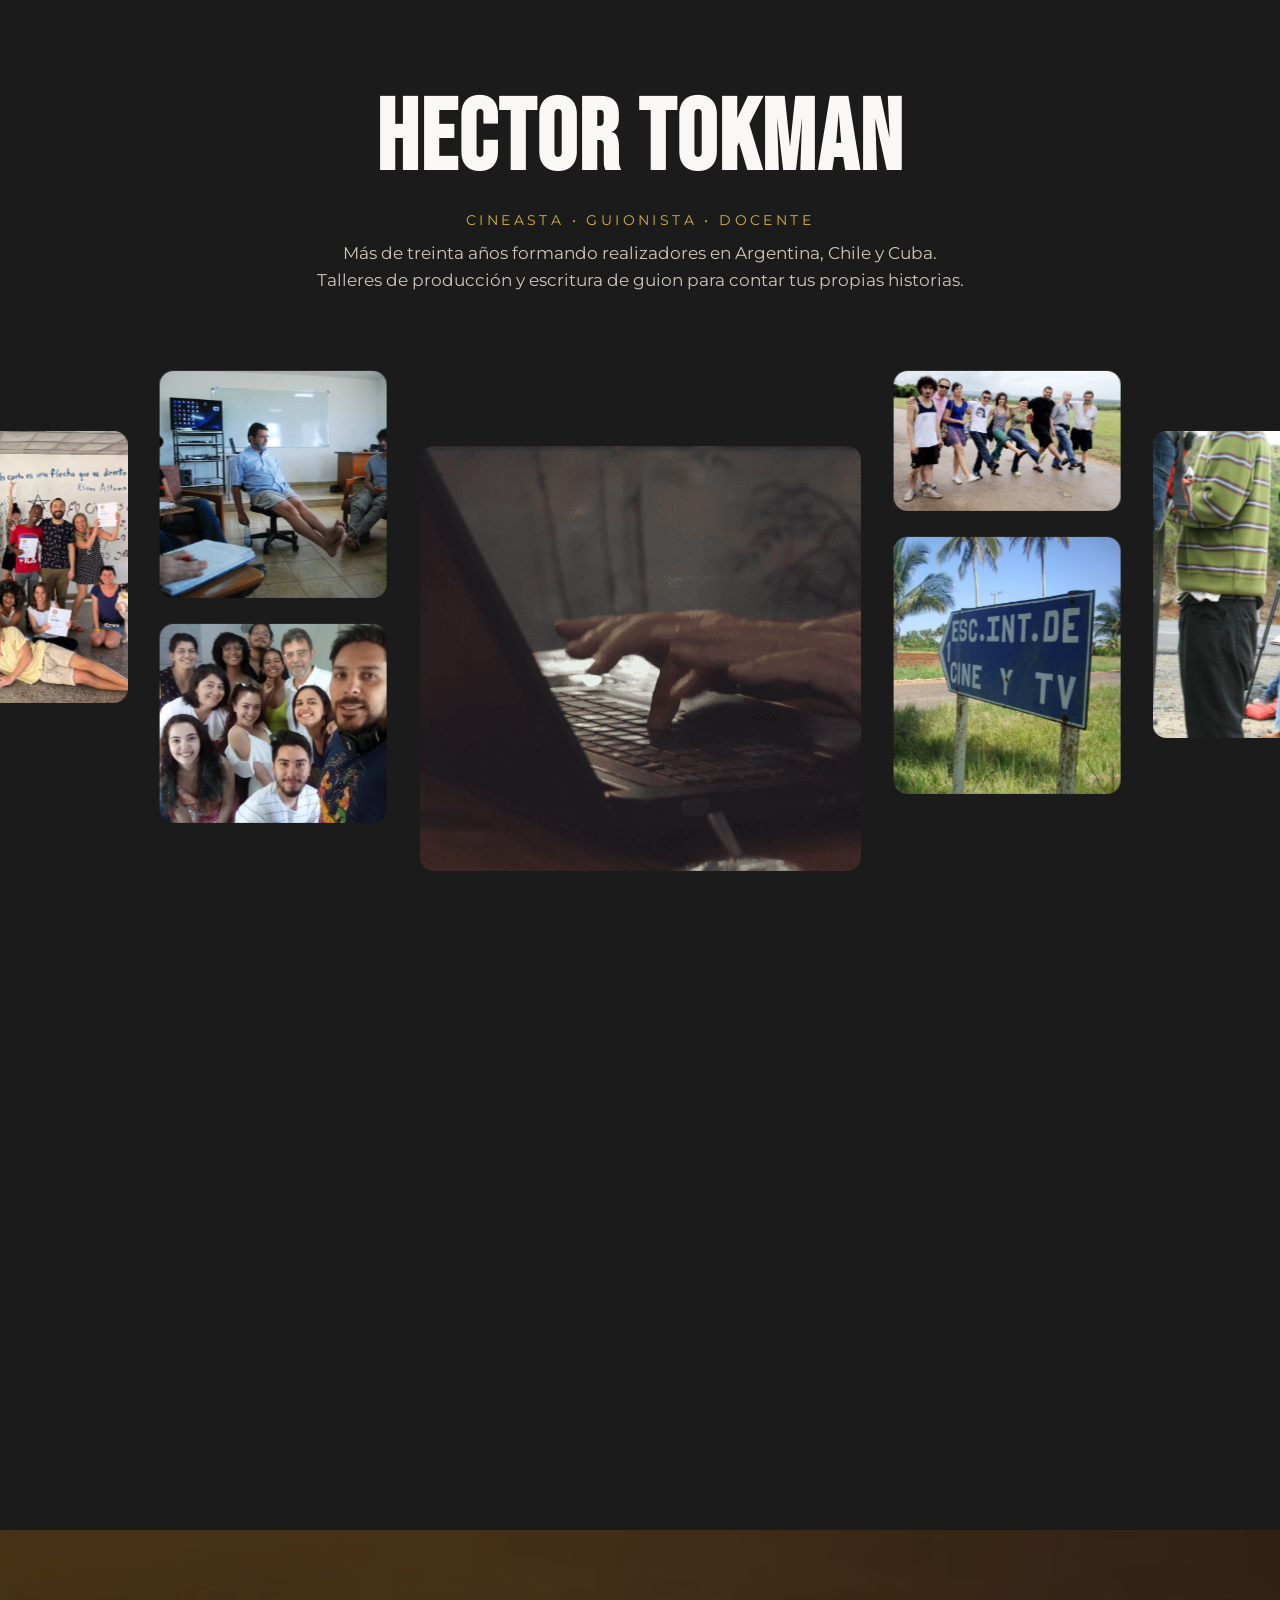
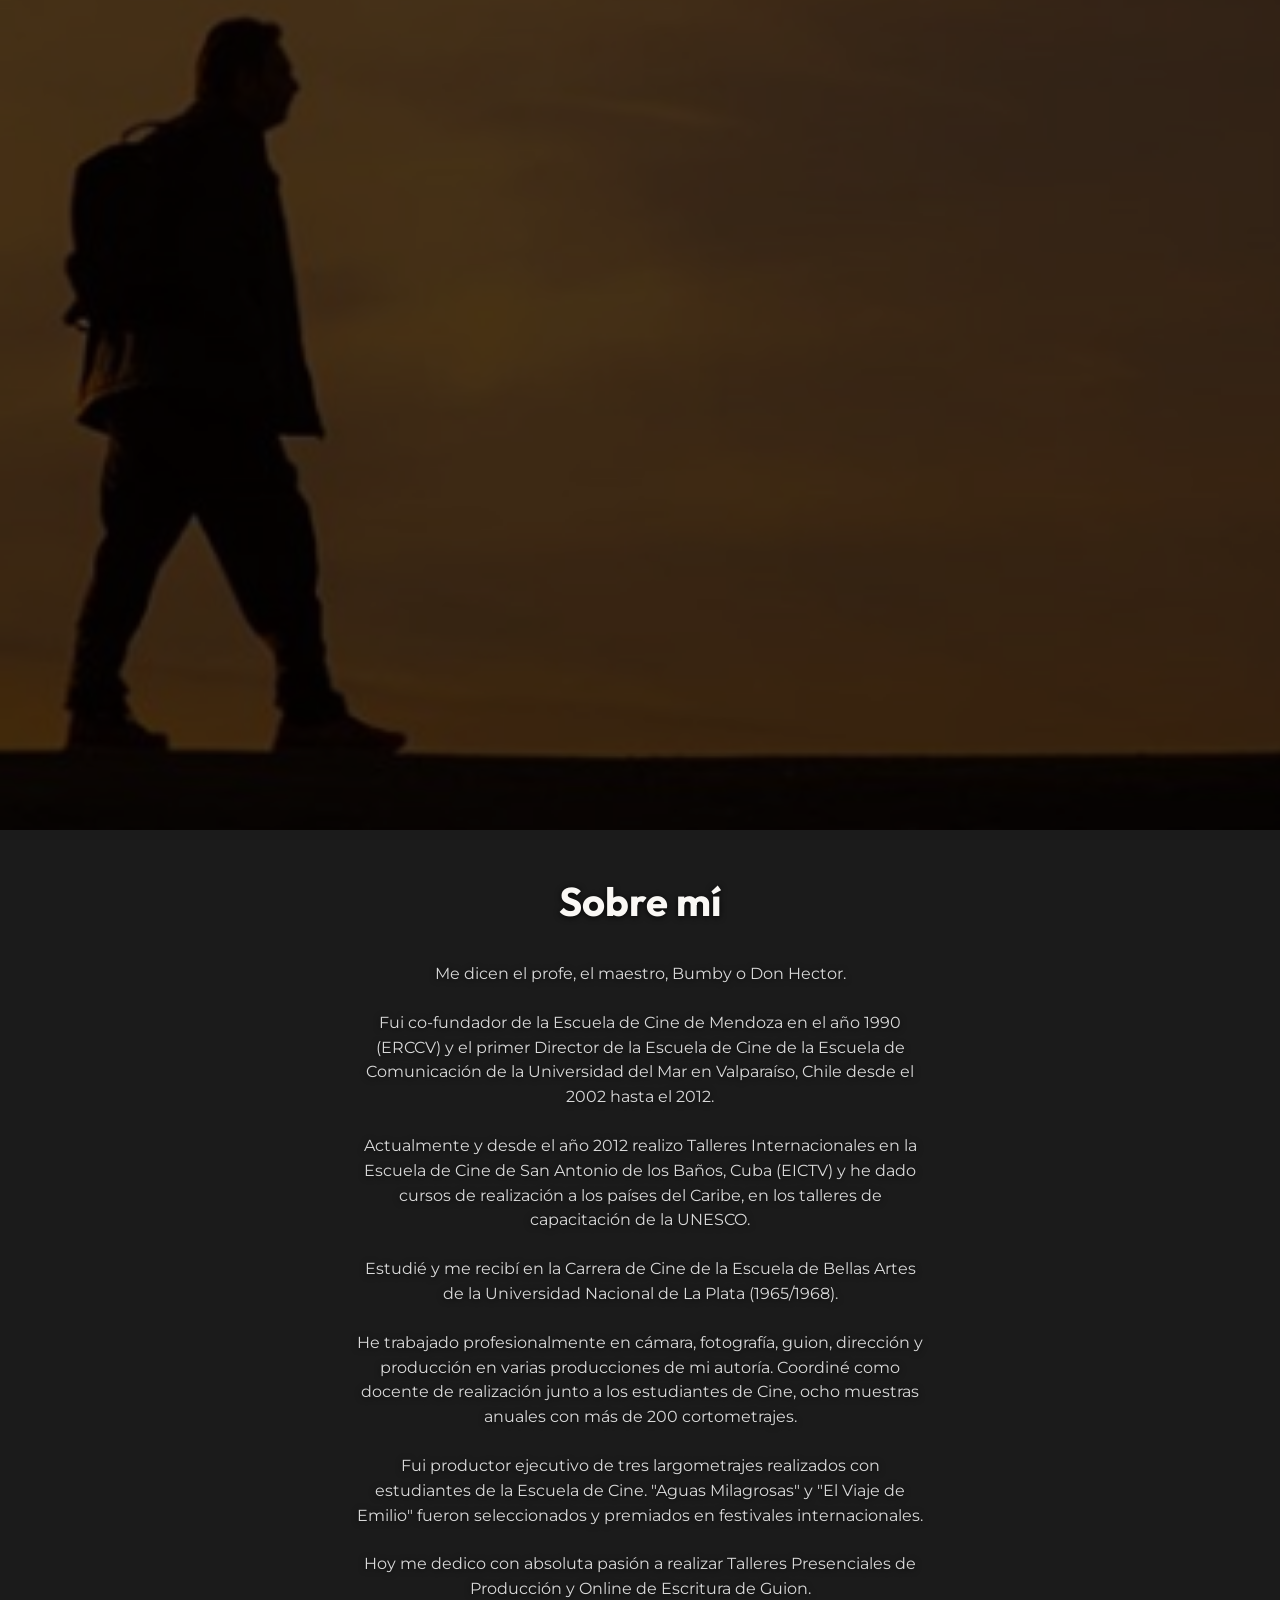
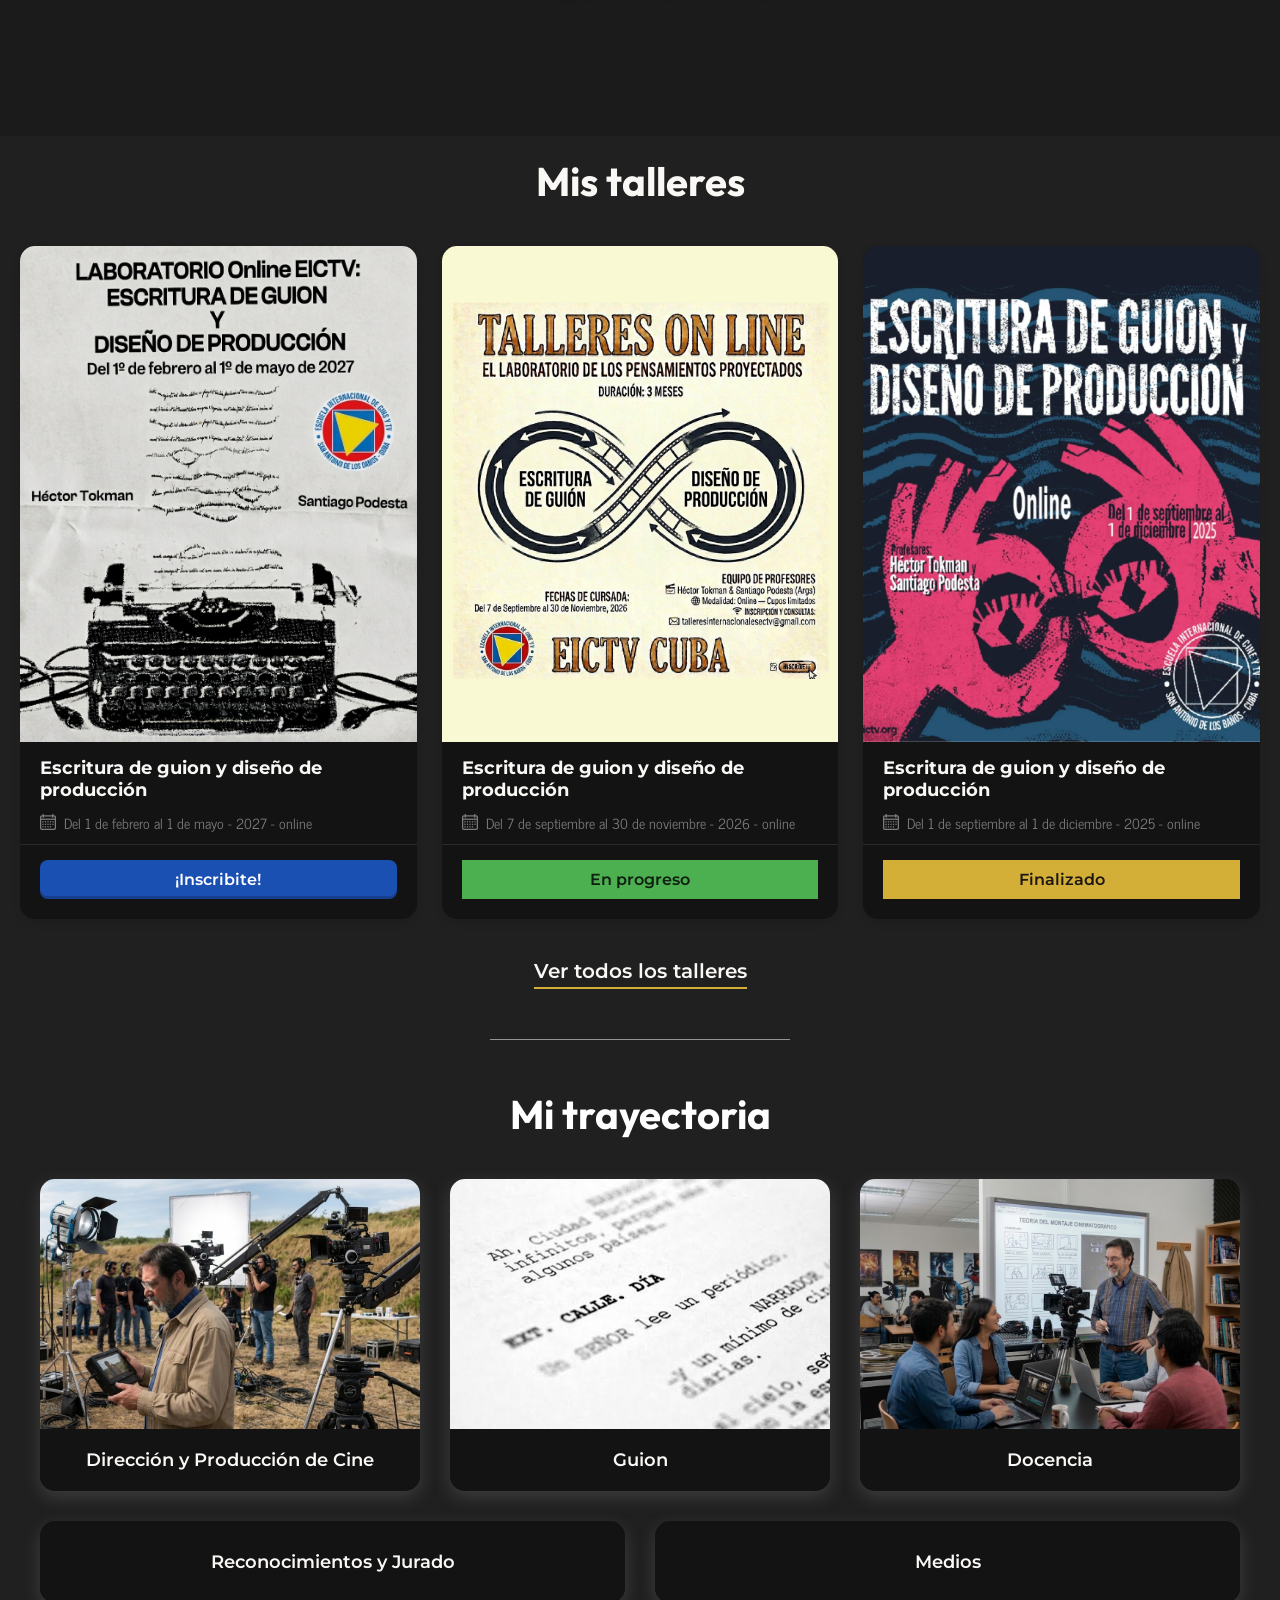
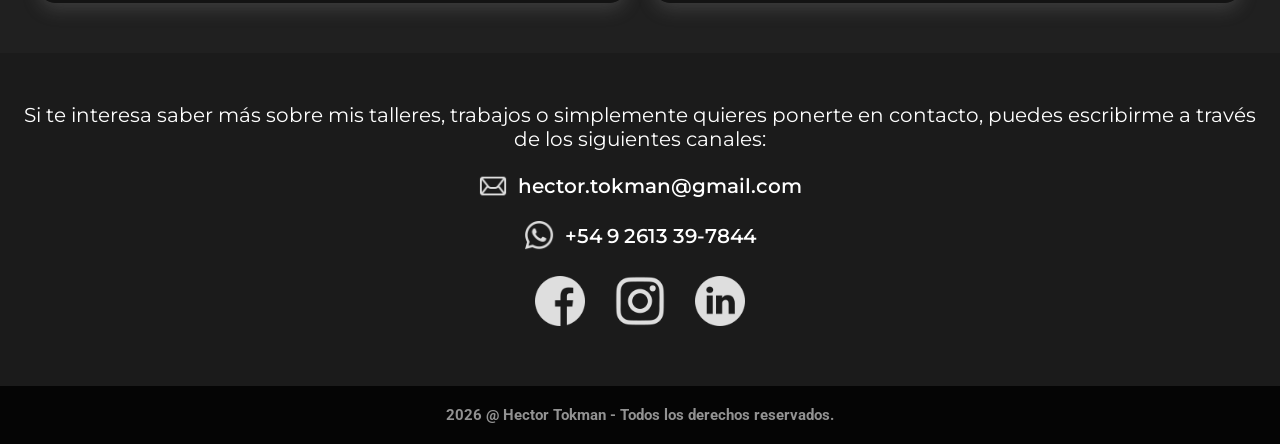
<file: index.html>
﻿<!DOCTYPE html>
<html lang="es" class="lock">

<head>
    <meta charset="UTF-8">
    <meta name="viewport" content="width=device-width, initial-scale=1.0">
    <link rel="preconnect" href="https://fonts.googleapis.com">
    <link rel="preconnect" href="https://fonts.gstatic.com" crossorigin>
    <link rel="preconnect" href="https://fonts.googleapis.com">
    <link rel="preconnect" href="https://fonts.gstatic.com" crossorigin>
    <link
        href="https://fonts.googleapis.com/css2?family=Bebas+Neue&family=Montserrat:ital,wght@0,100..900;1,100..900&family=News+Cycle:wght@400;700&family=Outfit:wght@100..900&family=Roboto:ital,wght@0,100..900;1,100..900&display=swap"
        rel="stylesheet">
    <link rel="stylesheet" href="./styles/style.css">
    <link rel="stylesheet" href="./styles/intro.css">

    <!-- SEO -->
    <title>Hector Tokman</title>
    <link rel="icon" type="image/png" href="./images/favicon.png?v=2">
    <meta name="description"
        content="Hector Tokman es un escritor, guionista, productor y docente argentino con una amplia trayectoria en cine y formación audiovisual. Cofundador de la Escuela de Cine de Mendoza y exdirector de la Escuela de Comunicación de la Universidad del Mar (Chile), desde 2012 dicta talleres internacionales en la EICTV (Escuela Internacional de Cine y TV de San Antonio de los Baños, Cuba). Se especializa en escritura de guion, desarrollo de proyectos y diseño de producción, acompañando a autores y cineastas en la creación de cortometrajes, largometrajes y proyectos para fondos internacionales.">
    <meta name="keywords"
        content="Hector Tokman, docente, guion, literatura, Argentina, Mendoza, Cuba, Chile, talleres de cine, talleres de guion, cursos de cine, cursos de guion, formación audiovisual, producción cinematográfica, narrativa audiovisual, escritura de guion, desarrollo de proyectos audiovisuales, cine documental, televisión, autor literario.">
    <meta name="author" content="Lisa Vitale">
    <meta name="owner" content="Hector Tokman">

    <!-- OPEN GRAPH -->
    <meta property="og:title" content="Hector Tokman">
    <meta property="og:description"
        content="Hector Tokman es un  guionista, productor y docente argentino con una amplia trayectoria en cine y formación audiovisual. Cofundador de la Escuela de Cine de Mendoza y exdirector de la Escuela de Comunicación de la Universidad del Mar (Chile), desde 2012 dicta talleres internacionales en la EICTV (Escuela Internacional de Cine y TV de San Antonio de los Baños, Cuba). Se especializa en escritura de guion, desarrollo de proyectos y diseño de producción, acompañando a autores y cineastas en la creación de cortometrajes, largometrajes y proyectos para fondos internacionales.">
    <meta property="og:type" content="website">
    <meta property="og:url" content="https://hectortokman.vercel.app/">
</head>

<body>
    <header>
        <a href="#intro">
            <h1>Hector Tokman</h1>
        </a>
        <!-- Boton hamburguesa (solo se ve en celular), abre y cierra el menu con Bootstrap -->
        <button class="menuToggle collapsed" type="button" data-bs-toggle="collapse" data-bs-target="#menuPrincipal"
            aria-controls="menuPrincipal" aria-expanded="false" aria-label="Abrir menú">
            <span></span>
            <span></span>
            <span></span>
        </button>
        <nav id="menuPrincipal" class="collapse">
            <ul>
                <li><a href="#sobremi">SOBRE MÍ</a></li>
                <li><a href="#mistalleres">MIS TALLERES</a></li>
                <li><a href="#mistrabajos">MI TRAYECTORIA</a></li>
                <li><a href="#contacto">CONTACTO</a></li>
            </ul>
        </nav>
    </header>

    <main>
        <section id="intro">
            <div class="stage">
                <div class="intro-copy">
                    <div class="copy-inner">
                        <h2>HECTOR TOKMAN</h2>
                        <p><span>Cineasta • Guionista • Docente</span>
                            Más de treinta años formando realizadores en Argentina, Chile y Cuba.
                            Talleres de producción y escritura de guion para contar tus propias historias.</p>
                    </div>
                </div>

                <!-- 5 columnas: foto | 2 fotos | video | 2 fotos | foto -->
                <!-- --order define el orden de aparicion: primero el centro y luego hacia afuera -->
                <div class="gallery">
                    <div class="item edge left" data-side="-2">
                        <div class="card" style="--order: 3">
                            <img src="./images/imagen1.jpeg" alt="Imagen de Hector Tokman en un taller de cine">
                        </div>
                    </div>
                    <div class="item" data-side="-1">
                        <div class="card alta" style="--order: 1">
                            <img src="./Instagram/TALLERES X INSTAGRAM/2013_CLASE EN CUBA.jpg" alt="Clase en Cuba">
                        </div>
                        <div class="card media" style="--order: 2">
                            <img src="./images/imagen2.jpeg" alt="Imagen de Hector Tokman en un taller de cine">
                        </div>
                    </div>
                    <div class="item slot-video">
                        <div class="card" style="--order: 0"></div>
                    </div>
                    <div class="item" data-side="1">
                        <div class="card baja" style="--order: 1">
                            <img src="./images/HERMANITOS CUBANOS PRODUCCIONES 2013 EICTV.jpeg"
                                alt="Hermanitos cubanos producciones 2013 EICTV">
                        </div>
                        <div class="card larga" style="--order: 2">
                            <img src="./images/cartel de la EICTV.jpeg" alt="Cartel de la EICTV">
                        </div>
                    </div>
                    <div class="item edge right" data-side="2">
                        <div class="card" style="--order: 3">
                            <img src="./images/rodajeviajedeemilio.jpeg" alt="Rodaje El viaje de Emilio">
                        </div>
                    </div>
                </div>

                <div class="video-frame">
                    <video muted playsinline preload="metadata" poster="./images/image.png">
                        <source src="./Instagram/TALLERES X INSTAGRAM/AAB VIDEOS/Video Bumbi Cuba.mp4" type="video/mp4">
                    </video>
                </div>

            </div>
        </section>

        <section id="sobremi">
            <!-- Pantallas curvas fijas mientras el texto sube con el scroll -->
            <div class="screens" aria-hidden="true">
                <div class="screens-band">
                    <div class="screen center">
                        <img src="./images/foto_fondo.png" alt="">
                    </div>
                </div>
            </div>

            <!-- SOBRE MI -->
            <div class="aboutText">
                <div class="aboutCard">
                    <h2>Sobre mí</h2>
                    <p>Me dicen el profe, el maestro, Bumby o Don Hector.</p>
                    <p>Fui co-fundador de la Escuela de Cine de Mendoza en el año 1990 (ERCCV) y el primer Director de
                        la Escuela de Cine de la Escuela de Comunicación de la Universidad del Mar en Valparaíso, Chile
                        desde el 2002 hasta el 2012.</p>
                    <p>Actualmente y desde el año 2012 realizo Talleres Internacionales en la Escuela de Cine de San
                        Antonio de los Baños, Cuba (EICTV) y he dado cursos de realización a los países del Caribe, en
                        los talleres de capacitación de la UNESCO.</p>
                    <p>Estudié y me recibí en la Carrera de Cine de la Escuela de Bellas Artes de la Universidad
                        Nacional de La Plata (1965/1968).</p>
                    <p>He trabajado profesionalmente en cámara, fotografía, guion, dirección y producción en varias
                        producciones de mi autoría. Coordiné como docente de realización junto a los estudiantes de
                        Cine,
                        ocho muestras anuales con más de 200 cortometrajes.</p>
                    <p>Fui productor ejecutivo de tres largometrajes realizados con estudiantes de la Escuela de Cine.
                        "Aguas Milagrosas" y "El Viaje de Emilio" fueron seleccionados y premiados en festivales
                        internacionales.</p>
                    <p>Hoy me dedico con absoluta pasión a realizar Talleres Presenciales de Producción y Online de
                        Escritura de Guion.</p>
                </div>
            </div>
        </section>

        <!-- MIS TALLERES -->

        <section id="mistalleres">
            <h2>Mis talleres</h2>
            <!-- Footer de cada card segun el estado del taller:
            Finalizado:        <div class="tallerFooter"><span class="estado finalizado">Finalizado</span></div>
            En progreso:       <div class="tallerFooter"><span class="estado enProgreso">En progreso</span></div>
            Todavia no empezo: <div class="tallerFooter"><button type="button" class="boton" data-modal="modalInscripcion">¡Inscribite!</button></div> -->

            <div class="contenedor">
                <div class="cajaTaller">
                    <img src="./images/flyernuevo.jpeg" alt="Imagen del taller de Escritura de guion y diseño de producción">
                    <h3>Escritura de guion y diseño de producción </h3>
                    <p class="fecha"><img src="./images/calendar.png" alt="Calendario"> Del 1 de febrero al 1 de mayo -
                        2027 - online</p>
                    <div class="tallerFooter">
                        <button type="button" class="boton" data-modal="modalInscripcion">¡Inscribite!</button>
                    </div>
                </div>

                <div class="cajaTaller">
                    <img src="./images/taller-2026-septiembre (1).jpg"
                        alt="Imagen del taller de Escritura de guion y diseño de producción">
                    <h3>Escritura de guion y diseño de producción</h3>
                    <p class="fecha"><img src="./images/calendar.png" alt="Calendario"> Del 7 de septiembre al 30 de
                        noviembre - 2026 - online</p>
                    <div class="tallerFooter">
                        <span class="estado enProgreso">En progreso</span>
                    </div>
                </div>

                <div class="cajaTaller">
                    <img src="./images/taller-2025-septiembre.jpg"
                        alt="Imagen del taller de Escritura de guion y diseño de producción">
                    <h3>Escritura de guion y diseño de producción</h3>
                    <p class="fecha"><img src="./images/calendar.png" alt="Calendario"> Del 1 de septiembre al 1 de
                        diciembre - 2025 - online</p>
                    <div class="tallerFooter">
                        <span class="estado finalizado">Finalizado</span>
                    </div>
                </div>
            </div>
            <button type="button" class="verTodos" data-modal="modalTalleres">Ver todos los talleres</button>

            <!-- Ventana con todos los talleres dictados (la abre "Ver todos los talleres") -->
            <dialog id="modalTalleres" class="modal modalAncho">
                <div class="modalContenido">
                    <button type="button" class="modalCerrar" aria-label="Cerrar">&times;</button>
                    <h3>Talleres dictados</h3>

                    <!-- Orden cronologico: el mas reciente arriba, el mas viejo abajo -->
                    <div class="modalTaller">
                        <h4>Universidad Agustiniana, Cine y Televisión, “Gajes del Oficio”</h4>
                        <p class="fecha">2018 ∙ Bogotá, Colombia</p>
                        <ul>
                            <li>Taller de Producción de Cine de Bajo Presupuesto</li>
                        </ul>
                    </div>

                    <div class="modalTaller">
                        <h4>Escuela Regional Cuyo de Cine y Video (ERCCV)</h4>
                        <p class="fecha">2014 - 2018 ∙ Mendoza, Argentina</p>
                        <ul>
                            <li>Talleres de Cine, Guion y Producción</li>
                            <li>Talleres Extramuros brindados a la comunidad en los departamentos de Junín y Godoy Cruz</li>
                        </ul>
                    </div>

                    <div class="modalTaller">
                        <h4>Encuentro Internacional de Producción y Gestión Audiovisual</h4>
                        <p class="fecha">Noviembre 2017 ∙ Valparaíso, Chile</p>
                        <ul>
                            <li>Taller de Producción de Cine de Bajo Presupuesto</li>
                        </ul>
                    </div>

                    <div class="modalTaller">
                        <h4>Universidad del Tolima</h4>
                        <p class="fecha">2013 ∙ Colombia</p>
                        <ul>
                            <li>Taller audiovisual de Cine de Bajo Presupuesto: herramientas de producción y lenguaje audiovisual</li>
                        </ul>
                    </div>

                    <!-- Sin fecha en el documento: va al final hasta saber el año -->
                    <div class="modalTaller">
                        <h4>Instituto Nacional de Cine y Artes Audiovisuales (INCAA)</h4>
                        <p class="fecha">Argentina</p>
                        <ul>
                            <li>“Cómo convertir una idea en un cortometraje” ∙ La Pampa, Comodoro Rivadavia y Misiones</li>
                        </ul>
                    </div>
                </div>
            </dialog>

            <!-- Ventana modal de inscripcion (la abren los botones "Ver más" de talleres que no empezaron) -->
            <dialog id="modalInscripcion" class="modal">
                <div class="modalContenido">
                    <button type="button" class="modalCerrar" aria-label="Cerrar">&times;</button>
                    <h3>Inscripciones</h3>
                    <p>Para sumarte, escribime a:</p>
                    <div class="contactoBox">
                        <a href="mailto:hector.tokman@gmail.com">
                            <img src="./images/emailblanco.png" alt="Icono de correo electrónico">
                            <span>hector.tokman@gmail.com</span>
                        </a>
                    </div>
                    <div class="contactoBox">
                        <a href="https://wa.me/5492613397844" target="_blank">
                            <img src="./images/whatsappblanco.png" alt="Icono de WhatsApp">
                            <span>+54 9 2613 39-7844</span>
                        </a>
                    </div>
                </div>
            </dialog>
        </section>

        <!-- MI TRAYECTORIA -->

        <section id="mistrabajos">
            <h2>Mi trayectoria</h2>
            <div class="contenedor">
                <a href="./mistrabajos.html#cineTV" class="caja">
                    <img src="./images/card-produccion2.jpeg" alt="Imagen de direccion y producción de cine">
                    <div class="cajaTexto">
                        <h3>Dirección y Producción de Cine</h3>
                    </div>
                </a>

                <a href="./mistrabajos.html#guion" class="caja">
                    <img src="./images/card-guion.jpg" alt="Imagen de guion">
                    <div class="cajaTexto">
                        <h3>Guion</h3>
                    </div>
                </a>

                <a href="./mistrabajos.html#docencia" class="caja">
                    <img src="./images/card-docencia2.jpeg" alt="Imagen de docencia">
                    <div class="cajaTexto">
                        <h3>Docencia</h3>
                    </div>
                </a>
            </div>

            <!-- Tarjetas sin imagen, mitad y mitad -->
            <div class="contenedor mitades">
                <a href="./mistrabajos.html#reconocimientos" class="caja">
                    <div class="cajaTexto">
                        <h3>Reconocimientos y Jurado</h3>
                    </div>
                </a>

                <a href="./mistrabajos.html#medios" class="caja">
                    <div class="cajaTexto">
                        <h3>Medios</h3>
                    </div>
                </a>
            </div>
        </section>

        <!-- CONTACTO -->

        <section id="contacto">
            <p>Si te interesa saber más sobre mis talleres, trabajos o simplemente quieres ponerte en contacto, puedes
                escribirme a través de los siguientes canales:</p>
            <div class="contactoBox">
                <a href="mailto:hector.tokman@gmail.com">
                    <img src="./images/emailblanco.png" alt="Icono de correo electrónico">
                    <p>hector.tokman@gmail.com</p>
                </a>
            </div>
            <div class="contactoBox">
                <a href="https://wa.me/5492613397844" target="_blank">
                    <img src="./images/whatsappblanco.png" alt="Icono de WhatsApp">
                    <p> +54 9 2613 39-7844</p>
                </a>
            </div>

            <nav class="redes">
                <a href="https://www.facebook.com/hector.tokman" target="_blank">
                    <img src="./images/facebookblanco.png" alt="Icono de Facebook">
                </a>
                <a href="https://www.instagram.com/talleresdecine.ht/" target="_blank">
                    <img src="./images/instagramblanco.png" alt="Icono de Instagram">
                </a>
                <a href="https://www.linkedin.com/in/hector-tokman-977b5336/" target="_blank">
                    <img src="./images/linkedinblanco.png" alt="Icono de LinkedIn">
                </a>
            </nav>
        </section>
    </main>

    <footer>
        <p><span id="year"></span> @ Hector Tokman - Todos los derechos reservados.</p>
    </footer>

    <script src="https://cdn.jsdelivr.net/npm/bootstrap@5.3.3/dist/js/bootstrap.bundle.min.js"
        integrity="sha384-YvpcrYf0tY3lHB60NNkmXc5s9fDVZLESaAA55NDzOxhy9GkcIdslK1eN7N6jIeHz"
        crossorigin="anonymous"></script>
    <script>
        document.getElementById("year").innerHTML = new Date().getFullYear();

        // Cerrar el menu hamburguesa al elegir una opcion
        const menu = document.getElementById('menuPrincipal');
        menu.querySelectorAll('a').forEach(a => a.addEventListener('click', () => {
            if (menu.classList.contains('show')) bootstrap.Collapse.getOrCreateInstance(menu).hide();
        }));

        // Ventanas modales: los botones con data-modal abren el <dialog> con ese id
        document.querySelectorAll('[data-modal]').forEach(boton => {
            boton.addEventListener('click', () => document.getElementById(boton.dataset.modal).showModal());
        });
        document.querySelectorAll('dialog.modal').forEach(modal => {
            modal.querySelector('.modalCerrar').addEventListener('click', () => modal.close());
            // Cerrar tocando afuera de la ventana
            modal.addEventListener('click', e => { if (e.target === modal) modal.close(); });
        });

        // TIEMPOS DE LA INTRO (en milisegundos)
        const TIEMPO_APARICION = 950;   // lo que tardan las 7 imagenes en agrandarse
        const ESPERA_ANTES_DE_BAJAR = 100;

        // INTERVALO DEL VIDEO (en segundos): se reproduce solo este tramo y vuelve a empezar
        // Ejemplo: 1 minuto 30 segundos = 90. Poné null en VIDEO_FIN para que llegue hasta el final.
        const VIDEO_INICIO = 38;
        const VIDEO_FIN = 90;

        const header = document.querySelector('header');
        const intro = document.getElementById('intro');
        const stage = intro.querySelector('.stage');
        const slot = intro.querySelector('.slot-video .card');
        const frame = intro.querySelector('.video-frame');
        const video = frame.querySelector('video');
        const sides = [...intro.querySelectorAll('.gallery .item[data-side]')];
        const copy = intro.querySelector('.intro-copy');
        const sobremi = document.getElementById('sobremi');

        // Siempre arrancar desde arriba y sin scroll hasta que termine la intro
        if ('scrollRestoration' in history) history.scrollRestoration = 'manual';
        window.scrollTo(0, 0);

        setTimeout(() => {
            intro.classList.add('settled');
            document.documentElement.classList.remove('lock');
        }, TIEMPO_APARICION + ESPERA_ANTES_DE_BAJAR);

        // El video no se adelanta al cargar: mover currentTime antes de reproducir oculta el poster.
        // limitarIntervalo() lo lleva a VIDEO_INICIO recien cuando se empieza a bajar.

        function limitarIntervalo() {
            const fin = VIDEO_FIN ?? video.duration;
            if (video.currentTime < VIDEO_INICIO - 0.5 || video.currentTime >= fin || video.ended) {
                video.currentTime = VIDEO_INICIO;
                if (video.paused) video.play().catch(() => { });
            }
        }

        const clamp = (v, min, max) => Math.min(max, Math.max(min, v));
        const easeInOut = t => t < 0.5 ? 4 * t * t * t : 1 - Math.pow(-2 * t + 2, 3) / 2;

        // 0 = video como imagen en la galeria, 1 = video en pantalla completa
        function scrollProgress() {
            const total = intro.offsetHeight - window.innerHeight;
            return clamp(-intro.getBoundingClientRect().top / total, 0, 1);
        }

        const radio = parseFloat(getComputedStyle(frame).borderRadius);

        function render() {
            const p = scrollProgress();
            const g = easeInOut(clamp(p / 0.8, 0, 1)); // llega a pantalla completa al 80% del recorrido

            // El marco del video va desde el hueco central de la galeria hasta ocupar todo el stage
            const s = slot.getBoundingClientRect();
            const st = stage.getBoundingClientRect();
            const x = s.left - st.left;
            const y = s.top - st.top;
            frame.style.left = x * (1 - g) + 'px';
            frame.style.top = y * (1 - g) + 'px';
            frame.style.width = s.width + (st.width - s.width) * g + 'px';
            frame.style.height = s.height + (st.height - s.height) * g + 'px';
            frame.style.borderRadius = radio * (1 - g) + 'px';

            // Las demas imagenes se abren hacia los costados y se desvanecen
            sides.forEach(el => {
                const side = Number(el.dataset.side);
                el.style.transform = `translateX(${side * g * 30}vw)`;
                el.style.opacity = 1 - g;
            });

            copy.style.opacity = 1 - clamp(g * 2, 0, 1);
            copy.style.transform = `translateY(${-g * 120}px)`;

            if (p > 0) limitarIntervalo();

            // El video empieza a reproducirse apenas se baja con el mouse
            if (p > 0.005 && video.paused) {
                video.play().catch(() => { });
            } else if (p === 0 && !video.paused) {
                video.pause();
            }

            document.body.classList.toggle('show-header', p >= 0.7);
            // El header queda transparente sobre la intro y sobre la foto de Sobre mi; toma fondo recien despues
            header.classList.toggle('scrolled', sobremi.getBoundingClientRect().bottom <= header.offsetHeight);

            requestAnimationFrame(render);
        }
        requestAnimationFrame(render);
    </script>
</body>

</html>
</file>
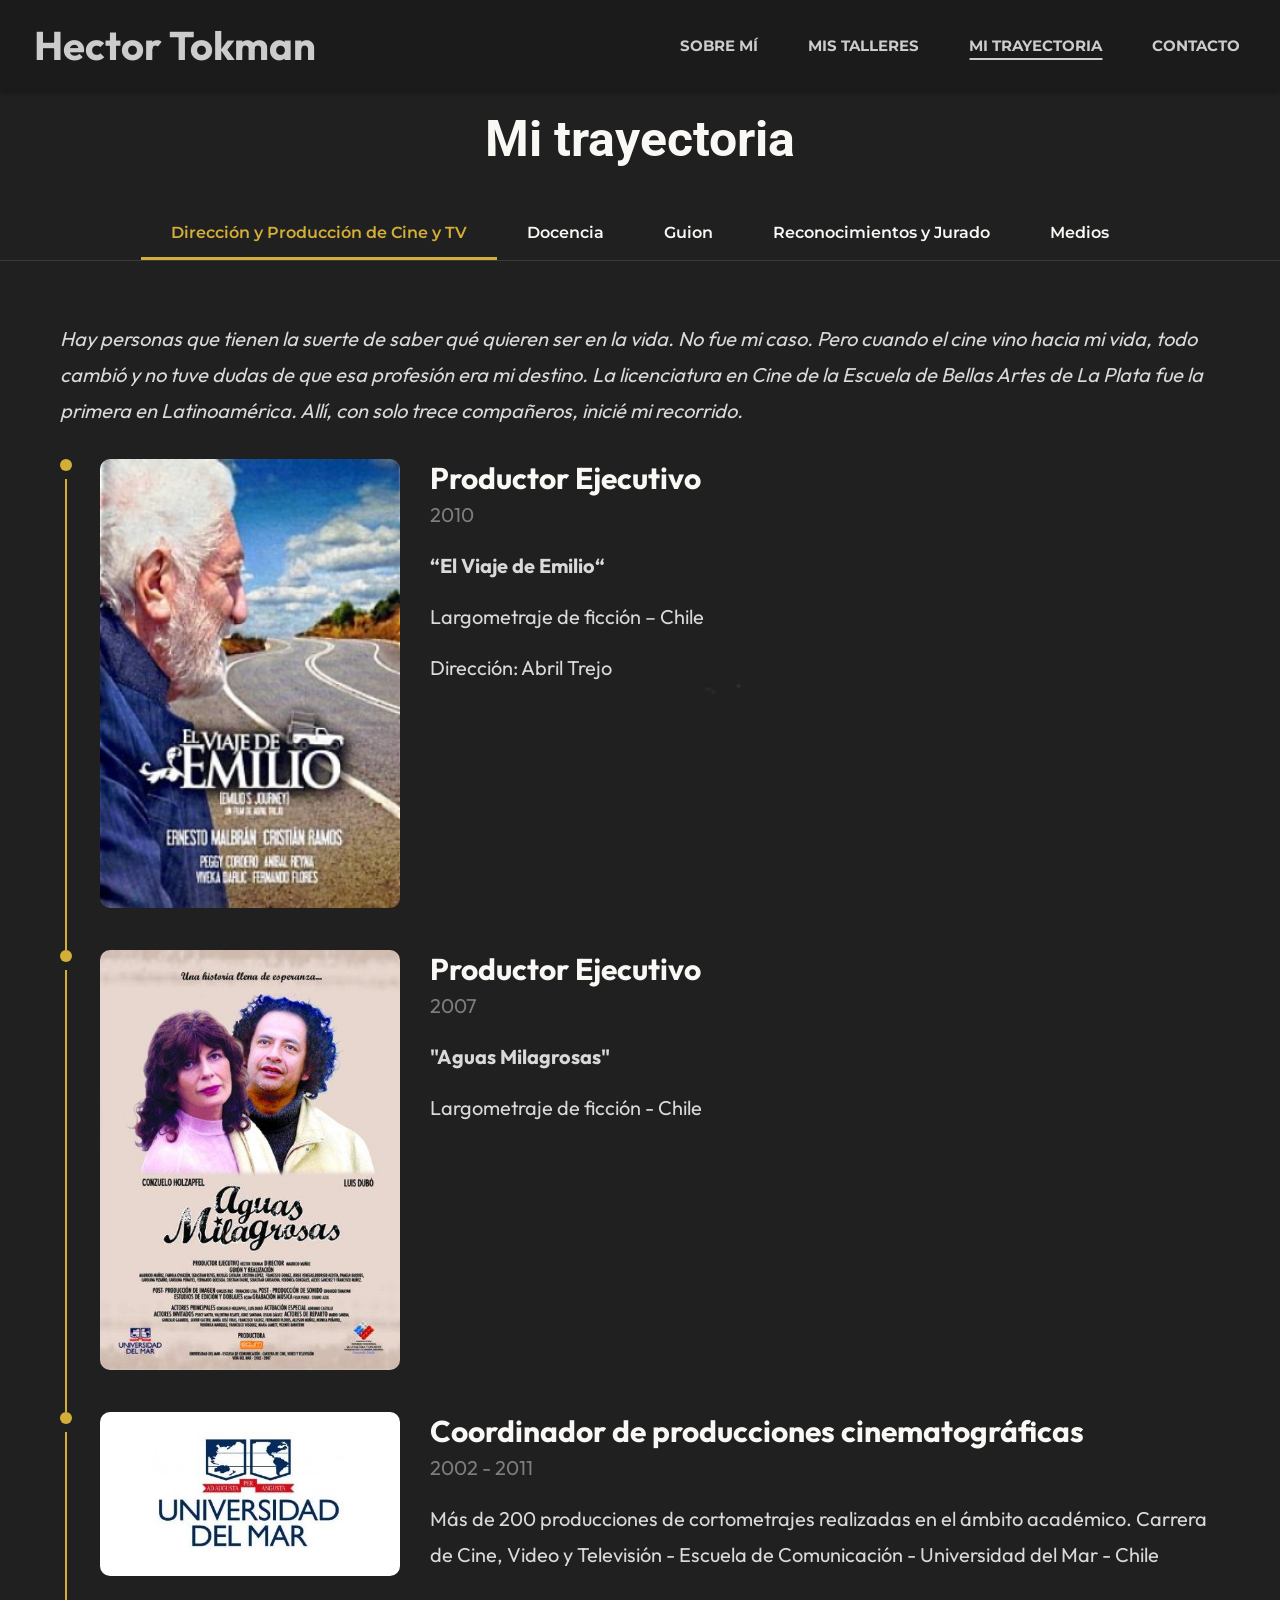
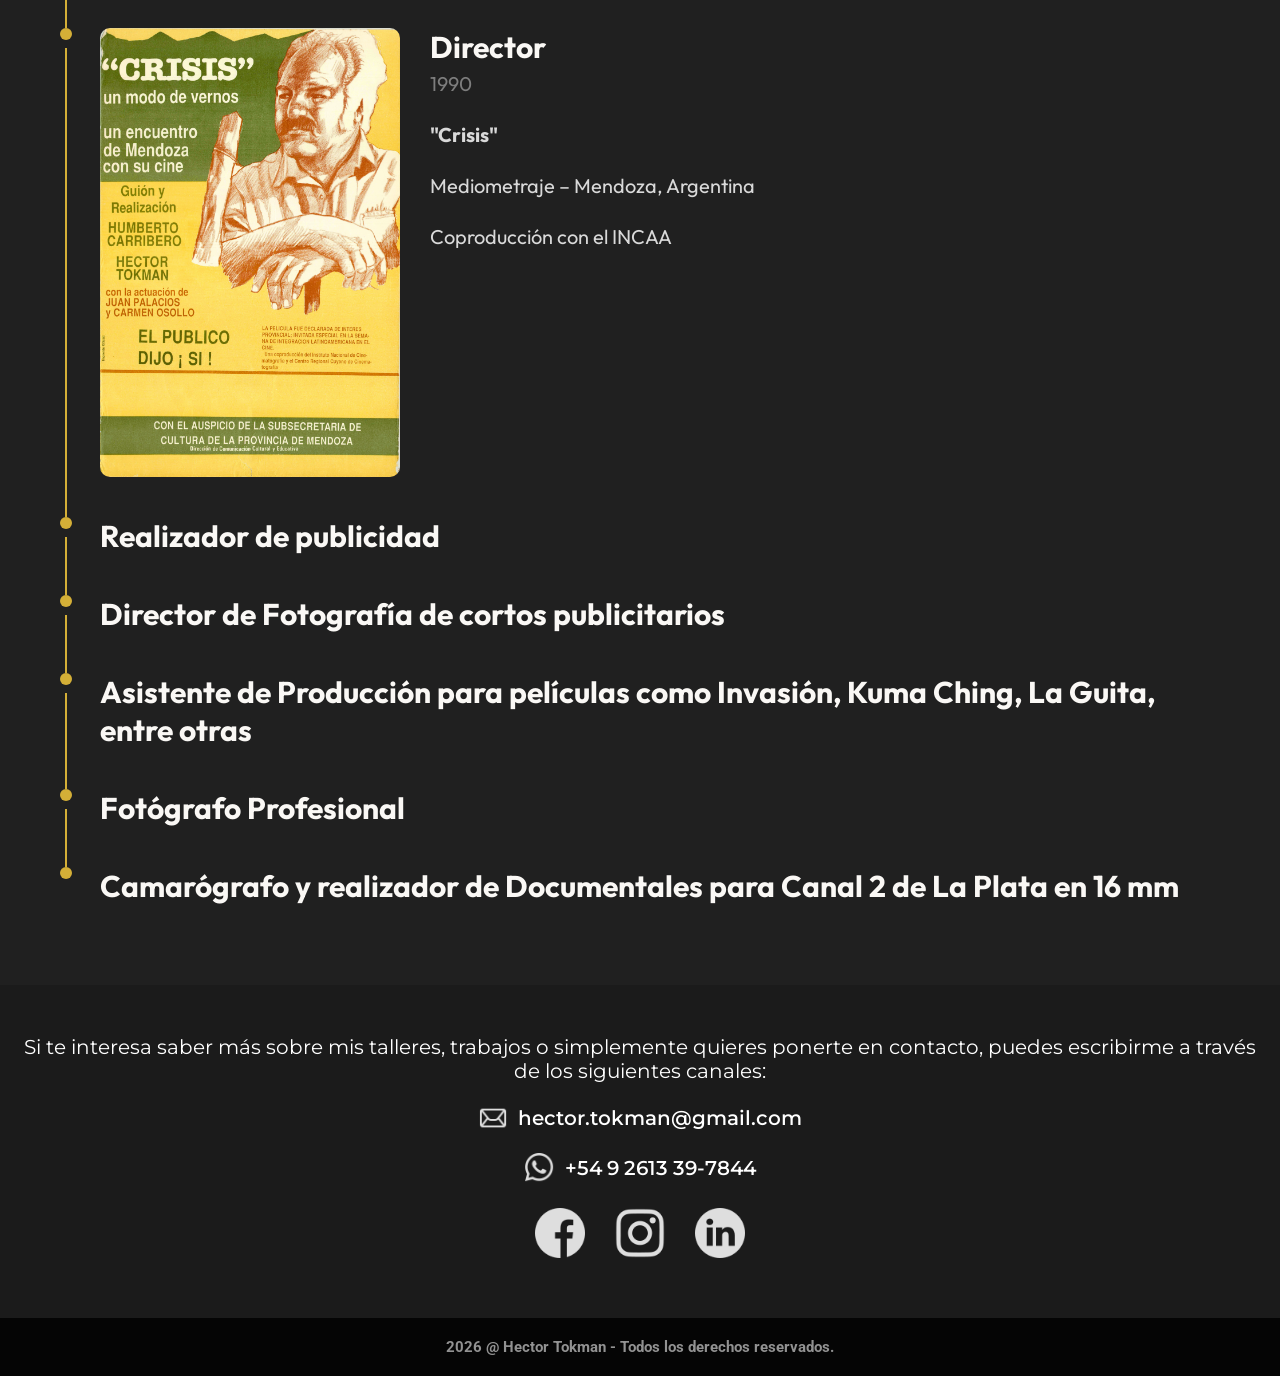
<file: mistrabajos.html>
<!DOCTYPE html>
<html lang="es">

<head>
    <meta charset="UTF-8">
    <meta name="viewport" content="width=device-width, initial-scale=1.0">
    <link rel="preconnect" href="https://fonts.googleapis.com">
    <link rel="preconnect" href="https://fonts.gstatic.com" crossorigin>
    <link
        href="https://fonts.googleapis.com/css2?family=Montserrat:ital,wght@0,100..900;1,100..900&family=Outfit:wght@100..900&family=Roboto:ital,wght@0,100..900;1,100..900&display=swap"
        rel="stylesheet">
    <link rel="stylesheet" href="./styles/style.css">

    <!-- SEO -->
    <title>Trabajos de Hector Tokman</title>
    <link rel="icon" type="image/png" href="./images/favicon.png?v=2">
</head>

<body class="paginaTrabajos">
    <header class="scrolled">
        <a href="./index.html">
            <h1>Hector Tokman</h1>
        </a>
        <!-- Boton hamburguesa (solo se ve en celular), abre y cierra el menu con Bootstrap -->
        <button class="menuToggle collapsed" type="button" data-bs-toggle="collapse" data-bs-target="#menuPrincipal"
            aria-controls="menuPrincipal" aria-expanded="false" aria-label="Abrir menú">
            <span></span>
            <span></span>
            <span></span>
        </button>
        <nav id="menuPrincipal" class="collapse">
            <ul>
                <li><a href="./index.html#sobremi">SOBRE MÍ</a></li>
                <li><a href="./index.html#mistalleres">MIS TALLERES</a></li>
                <li class="active"><a href="./index.html#mistrabajos">MI TRAYECTORIA</a></li>
                <li><a href="./index.html#contacto">CONTACTO</a></li>
            </ul>
        </nav>
    </header>

    <main>

        <!-- MENU DE TRABAJOS -->

        <section id="navTrabajos">
            <h2>Mi trayectoria</h2>
            <nav class="trabajosNav">
                <ul>
                    <li class="nav-item" data-section="cineTV">Dirección y Producción de Cine y TV</li>
                    <li class="nav-item" data-section="docencia">Docencia</li>
                    <li class="nav-item" data-section="guion">Guion</li>
                    <li class="nav-item" data-section="reconocimientos">Reconocimientos y Jurado</li>
                    <li class="nav-item" data-section="medios">Medios</li>
                </ul>
            </nav>
        </section>

        <!-- Para cargar cada item copiar este bloque dentro de la seccion (la imagen con link es opcional):
            <div class="boxWork">
                <div>
                    <h3>Titulo</h3>
                    <p class="fecha">Año</p>
                    <p><b>Lugar o institucion</b></p>
                    <p>Descripcion</p>
                </div>
                <a href="https://..." target="_blank"><img src="./images/..." alt="Descripcion de la imagen"></a>
            </div>
        -->

        <!-- DIRECCION Y PRODUCCION -->

        <section id="cineTV" class="trabajo-seccion">
            <div class="introduccionWork">
                <p>Hay personas que tienen la suerte de saber qué quieren ser en la vida. No fue mi caso. Pero cuando el
                    cine vino hacia mi vida, todo cambió y no tuve dudas de que esa profesión era mi destino.
                    La licenciatura en Cine de la Escuela de Bellas Artes de La Plata fue la primera en Latinoamérica.
                    Allí, con solo trece compañeros, inicié mi recorrido.</p>
            </div>
            <div class="boxWork">
                <div>
                    <h3>Productor Ejecutivo</h3>
                    <p class="fecha">2010</p>
                    <p><b>“El Viaje de Emilio“</b></p>
                    <p>Largometraje de ficción – Chile</p>
                    <p>Dirección: Abril Trejo</p>
                </div>
                <a href="https://cinechile.cl/pelicula/el-viaje-de-emilio/" target="_blank"><img
                        src="./images/cine-elViajeDeEmilio.jpg" alt="Imagen del largometraje El Viaje de Emilio"></a>
            </div>

            <div class="boxWork">
                <div>
                    <h3>Productor Ejecutivo</h3>
                    <p class="fecha">2007</p>
                    <p><b>"Aguas Milagrosas"</b></p>
                    <p>Largometraje de ficción - Chile</p>
                </div>
                <a href="https://cinechile.cl/pelicula/aguas-milagrosas/" target="_blank"><img
                        src="./images/cine-aguasMilagrosas.jpg" alt="Imagen del largometraje Aguas Milagrosas"></a>
            </div>

            <div class="boxWork">
                <div>
                    <h3>Coordinador de producciones cinematográficas</h3>
                    <p class="fecha">2002 - 2011</p>
                    <p>Más de 200 producciones de cortometrajes realizadas en el ámbito académico.
                        Carrera de Cine, Video y Televisión - Escuela de Comunicación - Universidad del Mar - Chile</p>
                </div>
                <img src="./images/uni-UdelMar.jpg" alt="Imagen de la Universidad del Mar, Chile">
            </div>

            <div class="boxWork">
                <div>
                    <h3>Director</h3>
                    <p class="fecha">1990</p>
                    <p><b>"Crisis"</b></p>
                    <p>Mediometraje – Mendoza, Argentina</p>
                    <p>Coproducción con el INCAA </p>
                </div>
                <img src="./images/CRISIS.jpg.jpeg" alt="Imagen del mediometraje Crisis">
            </div>

            <div class="boxWork">
                <div>
                    <h3>Realizador de publicidad</h3>

                </div>
            </div>

            <div class="boxWork">
                <div>
                    <h3>Director de Fotografía de cortos publicitarios</h3>

                </div>
            </div>

            <div class="boxWork">
                <div>
                    <h3>Asistente de Producción para películas como Invasión, Kuma Ching, La Guita, entre otras</h3>

                </div>
            </div>

            <div class="boxWork">
                <div>
                    <h3>Fotógrafo Profesional</h3>

                </div>
            </div>

            <div class="boxWork">
                <div>
                    <h3>Camarógrafo y realizador de Documentales para Canal 2 de La Plata en 16 mm</h3>

                </div>
            </div>
        </section>

        <!-- DOCENCIA -->

        <section id="docencia" class="trabajo-seccion">
            <div class="introduccionWork">
                <p>Siendo muy joven, cuando estudiaba Biología en Ciencias Exactas, me inscribí en una actividad que
                    hacía la Extensión Universitaria: talleres de alfabetización.
                    Esa experiencia despertó en mí la pasión por la docencia. Comprendí que se aprende mucho más de lo
                    que se enseña.
                    Desde entonces me convertí en el profe, el maestro, un catalizador de proyectos o, desde una visión
                    metafórica de lo que debe ser enseñar, en una enzima, alguien que produce cambios en los otros.</p>
            </div>

            <div class="cartel">
                <h3>30 AÑOS DE EXPERIENCIA DE DOCENCIA EN EDUCACIÓN SUPERIOR</h3>
            </div>

            <div class="boxWork">
                <div>
                    <h3>Docente de Talleres Internacionales</h3>
                    <p class="fecha">2013 - ACTUALIDAD</p>
                    <p><b>Escuela Internacional de Cine y Televisión (EICTV) ∙ San Antonio de los Baños, Cuba</b></p>
                    <p>Talleres dictados:</p>
                    <ul class="listaTalleres">
                        <li>Laboratorio de Escritura de guion y diseño de producción (2024-2026)</li>
                        <li>Escritura y producción de cine de bajo presupuesto (2014-2025)</li>
                        <li>Escritura de guion: aprender haciendo (2020-2023)</li>
                    </ul>
                </div>
                <a href="https://www.eictv.org/" target="_blank"><img src="./images/uni-EICTV.png"
                        alt="Imagen de la Escuela Internacional de Cine y Televisión (EICTV)"></a>
            </div>

            <div class="boxWork">
                <div>
                    <h3>Docente de Talleres Internacionales – Programa UNESCO Transcultura</h3>
                    <p class="fecha">2023 - 2024</p>
                    <p><b>UNESCO · Escuela Internacional de Cine y Televisión (EICTV) · Modalidad online</b></p>
                    <p>Taller dictado:</p>
                    <ul class="listaTalleres">
                        <li>Escritura y producción de cine de bajo presupuesto. Aprender haciendo. (dos ediciones)</li>
                    </ul>
                </div>
                <div class="masdeuna grilla2x2">
                    <a href="https://www.unesco.org/es" target="_blank"><img src="./images/Flag_of_UNESCO.png"
                            alt="Imagen de la UNESCO"></a>
                    <img src="./images/programatranscultura.png" alt="Imagen del Programa Transcultura de la UNESCO">
                    <img src="./images/polocaribeno.png" alt="Imagen del Polo Caribeño de Formación Cultural">
                    <img src="./images/UE.png" alt="Imagen de la Unión Europea">
                </div>
            </div>

            <div class="boxWork">
                <div>
                    <h3>Docente, Director de área y Evaluador</h3>
                    <p class="fecha">2012 - 2024</p>
                    <p><b>Escuela Regional Cuyo de Cine y Video ∙ Mendoza, Argentina</b></p>
                    <ul class="listaTalleres">
                        <li>Profesor de Semiótica, Cine y Televisión (2012 - 2024)</li>
                        <li>Profesor de Producción (2012 - 2014)</li>
                        <li>Director del área de Extensión y Relaciones Institucionales </li>
                        <li>Disertador y evaluador del Ingreso a la ERCCV</li>
                    </ul>
                </div>
                <a href="https://escueladecinemza.com.ar/web/" target="_blank"><img src="./images/uni-ERCCV.jpg"
                        alt="Imagen de la Escuela Regional Cuyo de Cine y Video"></a>
            </div>

            <div class="boxWork">
                <div>
                    <h3>Profesor de Realización Cinematográfica</h3>
                    <p class="fecha">2012</p>
                    <p><b>Universidad de Arte y Ciencias Sociales ∙ Santiago, Chile</b></p>
                </div>
                <img src="./images/arcis.png" alt="Imagen de la Universidad de Arte y Ciencias Sociales (ARCIS)">
            </div>

            <div class="boxWork">
                <div>
                    <h3>Director de la carrera de Cine, Video y Televisión</h3>
                    <p class="fecha">2002 - 2012</p>
                    <p><b>Escuela de Comunicación de la Universidad del Mar</b></p>
                    <ul class="listaTalleres">
                        <li>Docente de los módulos de Integración del plan de estudios correspondiente a 1º y 2º año,
                            que contempla todas las áreas del Lenguaje Audiovisual a los efectos de la formación de
                            Equipos de Rodaje (2002 - 2012)</li>
                        <li>Par evaluador del Consejo Nacional de Acreditación , en el marco de las Carreras
                            Audiovisuales (2010)</li>
                        <li>Largometrajes finalizados, “Aguas Milagrosas“ y “El Viaje de Emilio” con diversos premios
                            logrados es la culminación de un proceso pautado desde el Plan de Estudios (2008 - 2010)
                        </li>
                    </ul>
                </div>
                <div class="masdeuna">
                    <img src="./images/uni-UdelMar.jpg" alt="Imagen de la Universidad del Mar">
                    <img src="./images/ecum.png" alt="Imagen de la Escuela de Comunicación de la Universidad del Mar">
                </div>
            </div>

            <div class="boxWork">
                <div>
                    <h3>Cofundador, docente y coordinador académico</h3>
                    <p class="fecha">1990 - 1992</p>
                    <p><b>Escuela Regional Cuyo de Cine y Video ∙ Mendoza, Argentina</b></p>
                    <ul class="listaTalleres">
                        <li>Cofundador de la institución (1990)</li>
                        <li>Docente y coordinador de proyectos académicos (1990 - 1992)</li>
                    </ul>
                </div>
                <a href="https://escueladecinemza.com.ar/web/" target="_blank"><img src="./images/uni-ERCCV.jpg"
                        alt="Imagen de la Escuela Regional Cuyo de Cine y Video"></a>
            </div>
        </section>

        <!-- GUION -->

        <section id="guion" class="trabajo-seccion">
            <div class="introduccionWork">
                <p>Un guionista es un cineasta que escribe.
                    En ese sentido, mientras trabajaba en cine, me di cuenta del valor que tenía imaginar y escribir mis
                    propias historias. Así fue como descubrí el sentido de las ideas, su tratamiento en el marco de los
                    personajes con sus conflictos, las estructuras y esos finales que brotan de uno mismo.</p>
            </div>

            <!-- Guiones propios -->
            <h3 class="subtituloGuion">Guiones propios</h3>

            <div class="boxWork">
                <div>
                    <h3>“El equilibrista”</h3>
                    <p class="fecha">Largometraje</p>
                    <p>Cuando un honesto y rutinario gerente bancario sufre el secuestro extorsivo de su esposa para ejecutar un desfalco millonario desde su propia terminal, decide ocultar el delito e investigar por su cuenta para limpiar su nombre; pero a medida que destapa una red de corrupción política, mediática y sindical, abandona su ética original para pactar con los verdaderos culpables y ocupar la cima del poder, perdiendo en el camino a su familia.</p>
                </div>
            </div>

            <div class="boxWork">
                <div>
                    <h3>“El ciclista”</h3>
                    <p class="fecha">Serie de 8 capítulos</p>
                    <p>Tras sufrir un traumatismo cerebral que lo deja en estado vegetativo en terapia intensiva, Manuel (24) emprende un viaje interior desde el silencio de su cuerpo inmóvil mientras su madre lucha por sostenerlo con vida, obligándolo a confrontar los fantasmas y tristezas de su pasado para decidir si existe una luz hacia la cual regresar.</p>
                </div>
                <img src="./images/elciclista.jpeg" alt="Imagen de la serie El ciclista">
            </div>

            <div class="boxWork">
                <div>
                    <a href="./images/juancruz.mp4" target="_blank"><h3>“Juan Cruz”</h3></a>
                    <p class="fecha">Largometraje</p>
                    <p>Un adolescente que nació con sus manos contraídas y dificultad para caminar sueña con convertirse en artista tatuador; cuando en las vacaciones de invierno conoce a una chica con la que nace una fascinación mutua, decide desafiar sus propios límites físicos y sociales para hacer realidad su vocación.</p>
                </div>
            </div>

            <div class="boxWork">
                <div>
                    <h3>“La noche del lobo”</h3>
                    <p class="fecha">Largometraje</p>
                    <p>En la Mendoza de mediados de los años 70, cuando el diario vespertino El Andino desata una psicosis colectiva con sus crónicas diarias sobre seres sobrenaturales que acechan la ciudad, un periodista local envuelto en la cobertura descubre que detrás del miedo popular se esconde una amenaza mucho más real y peligrosa.</p>
                </div>
            </div>

            <!-- Guiones por encargo -->
            <h3 class="subtituloGuion">Guiones por encargo</h3>

            <div class="boxWork">
                <div>
                    <h3>“The Border Baby”</h3>
                    <p class="fecha">Serie de 2 temporadas de 10 capítulos c/u (2026)</p>
                    <p>En una ciudad de Estados Unidos, diferentes historias enlazadas por el destino, en el marco del crimen organizado, las relaciones familiares y sus vínculos con el Estado, hacen emerger la ruta de los ilegales y los macabros negocios en torno a la subrogación de vientres.</p>
                </div>
                <a href="https://www.youtube.com/watch?v=tbBUboH0p3g" target="_blank"><img
                        src="./images/cine-theBorderBaby.jpg.jpeg" alt="Imagen de la serie The Border Baby"></a>
            </div>

            <div class="boxWork">
                <div>
                    <h3>“The Border Baby”</h3>
                    <p class="fecha">Largometraje</p>
                    <p>En una ciudad de Estados Unidos, una pareja vive el drama de no poder tener hijos. Ante el conflicto entre la adopción, el alquiler de vientres o la resignación, acuden a una agencia especializada en gestación subrogada que ofrece los servicios de una muchacha mexicana indocumentada, desencadenando consecuencias que revelan oscuros secretos y conducen a una tragedia enlazada con el crimen organizado.</p>
                </div>
            </div>

            <div class="boxWork">
                <div>
                    <h3>“The Border Baby 2”</h3>
                    <p class="fecha">Largometraje</p>
                    <p>Una viuda y una podcaster cruzan Estados Unidos “fuera del radar” para rescatar en México al bebé subrogado que ella había gestado junto a su esposo asesinado, destapando así una red de tráfico de órganos y armas liderada por un poderoso político.</p>
                </div>
            </div>

            <div class="boxWork">
                <div>
                    <h3>“El chulavita somnoliento”</h3>
                    <p class="fecha">Largometraje</p>
                    <p>Un implacable líder “chulavita” paramilitar ultraconservador resucita por error en la violenta Bogotá del año 1989, donde es acogido por recicladores de izquierda y debe confrontar los fantasmas de su pasado mientras su propio hijo lidera ahora la nueva ola paramilitar.</p>
                </div>
            </div>

            <div class="boxWork">
                <div>
                    <h3>“El hipopótamo de Guayas”</h3>
                    <p class="fecha">Largometraje</p>
                    <p>En el Guayaquil de 1938, un obstinado constructor e inventor ecuatoriano desafía la burla popular y el abandono estatal para diseñar, financiar, construir y tripular el primer submarino de Latinoamérica, arriesgando su vida en las peligrosas aguas del río Guayas.</p>
                </div>
            </div>

            <div class="boxWork">
                <div>
                    <h3>“Habemus Papa”</h3>
                    <p class="fecha">Largometraje</p>
                    <p>En la Colombia de 1939, un exseminarista y dentista del pueblo, convencido de tener un llamado divino, transforma su consultorio en un “Vaticano” y se autoproclama Papa, desatando la furia del clero local mientras reparte el oro de los dientes extraídos entre los pobres.</p>
                </div>
            </div>

            <div class="boxWork">
                <div>
                    <a href="https://youtu.be/K6RUyqfSYF4" target="_blank">
                        <h3>“Música es”</h3>
                    </a>
                    <p class="fecha">Largometraje ∙ Biopic de la cantante Martha Heredia</p>
                    <p>Tras conquistar los escenarios internacionales con un talento descomunal, una joven promesa musical queda atrapada entre el control asfixiante de su entorno y las garras del mundo del narcotráfico, encontrando en una celda de prisión el único lugar donde reconstruir su verdad.</p>
                </div>
            </div>

            <!-- Co-guionista -->
            <h3 class="subtituloGuion">Co-guionista</h3>

            <div class="boxWork">
                <div>
                    <h3>“El pacto”</h3>
                    <p class="fecha">Largometraje ∙ Con Norma López</p>
                    <p>Cuando la Muerte se presenta para llevársela en dos días, una anciana coqueta y rebelde la invita a tomar vino y a pasear por la montaña para enseñarle el valor de estar viva. Tras ganarse una prórroga vital, deberá escapar del manicomio en el que intentan encerrarla su codicioso hijo y su nuera, defendiendo su casa y convirtiéndola en un jardín de infantes mientras sus verdugos envejecen en el geriátrico que planearon para ella.</p>
                </div>
            </div>

            <div class="boxWork">
                <div>
                    <h3>“La ruta de la fortuna”</h3>
                    <p class="fecha">Largometraje ∙ Con Norma López</p>
                    <p>Cuando un veterano director de orquesta de 85 años al que buscan jubilar recibe una orden de expropiación para demoler la casa de su infancia y un viejo naranjo que guarda la memoria de su difunta esposa —para abrir paso a una autopista hacia un casino—, regresa a su pueblo a bordo de una casa rodante y, tras ser derrotado en la justicia por un intendente corrupto, convoca a los vecinos y a su orquesta alrededor del árbol para enfrentar las topadoras a pura música.</p>
                </div>
            </div>

            <div class="boxWork">
                <div>
                    <h3>“Garabato”</h3>
                    <p class="fecha">Largometraje ∙ Con Norma López</p>
                    <p>Harto de las humillaciones de su tiránico jefe, un gris empleado de un cementerio renuncia para escribir una novela, pero pronto termina desalojado, sin manuscrito y viviendo bajo un puente. Allí, sus propios personajes de ficción cobran vida para exigirle un mejor argumento, obligándolo a pactar con su antiguo jefe para terminar el libro y descubrir, tras perder un certamen literario, que la verdadera libertad reside en el acto de crear.</p>
                </div>
            </div>

            <div class="boxWork">
                <div>
                    <a href="./images/elcantodeljilguero.pdf" target="_blank"><h3>“El Canto del Jilguero”</h3></a>
                    <p class="fecha">Largometraje ∙ Con Sonia Expósito</p>
                    <p>En un pequeño pueblo andaluz, una madre se enfrenta a la comunidad cuando queda libre el violador de su hija.</p>
                </div>
            </div>

            <div class="boxWork">
                <div>
                    <h3>“F App”</h3>
                    <p class="fecha">Largometraje ∙ Con Sonia Expósito</p>
                    <p>En un Madrid caótico e injusto, un psicólogo en plena ruptura familiar investiga la desaparición de su mujer dentro de una organización de familias ficticias.</p>
                </div>
            </div>

            <div class="boxWork">
                <div>
                    <h3>“Adán y Eva”</h3>
                    <p class="fecha">Largometraje ∙ Con Louis Setton</p>
                    <p>En una ciudad distópica vigilada por la IA, un limpiacristales mudo huye al desierto tras un terremoto y descubre el amor junto a una pintora que despierta su memoria; pero al ser capturado y devuelto a su andamio previo a la catástrofe, deberá romper su silencio para salvarla antes del derrumbe.</p>
                </div>
            </div>

            <div class="boxWork">
                <div>
                    <h3>“Ernesto”</h3>
                    <p class="fecha">Largometraje ∙ Con Louis Setton</p>
                    <p>Tras años de guerra y cárcel, un experto en explosivos de las FARC intenta reconstruir su vida en una Bogotá hostil mientras rastrea a su pareja desaparecida y a un hijo que nunca conoció.</p>
                </div>
            </div>

            <div class="boxWork">
                <div>
                    <h3>“Garden City”</h3>
                    <p class="fecha">Largometraje ∙ Con Louis Setton</p>
                    <p>Un anciano judío en El Cairo, enfrentado a la inminente demolición del cementerio donde yacen sus padres, debe reconectarse con su hermano ortodoxo de Colombia y su joven nieta rebelde para una última y desesperada lucha por preservar la memoria familiar contra el implacable avance del progreso.</p>
                </div>
            </div>

            <div class="boxWork">
                <div>
                    <h3>“Y se hizo la luz”</h3>
                    <p class="fecha">Largometraje ∙ Con Louis Setton</p>
                    <p>En 1920, un joven maestro parisino da sus primeras clases en un pequeño pueblo de Bretaña. Cuando sus principios republicanos chocan con la cultura local, un niño no vidente fuera de lo común le abre los ojos ante sus propias ataduras.</p>
                </div>
            </div>

            <div class="boxWork">
                <div>
                    <h3>“La memoria en latas”</h3>
                    <p class="fecha">Largometraje ∙ Con Louis Setton</p>
                    <p>En la monótona rutina de un geriátrico parisino, un anciano sudanés con Alzheimer lucha por reconstruir su identidad cuando unas viejas latas de cine guardan recuerdos cruciales de su pasado en guerra y se convierten en su única esperanza para vencer al olvido.</p>
                </div>
            </div>

            <div class="boxWork">
                <div>
                    <h3>“Tres mujeres”</h3>
                    <p class="fecha">Largometraje ∙ Con Louis Setton</p>
                    <p>Una joven subestimada en su trabajo de continuista en la industria del cine y nieta de una abuela cineasta hereda un guion inconcluso sobre la amistad de tres mujeres en la Marsella de los años 60. Al rastrear a la única sobreviviente para tratar de escribir ese final, destapa un secreto culposo de la guerra de Argelia que la obliga a reclamar su propia voz y filmar su película.</p>
                </div>
            </div>

            <div class="boxWork">
                <div>
                    <h3>“Los abedules de Beryoza”</h3>
                    <p class="fecha">Largometraje ∙ Con Anastasia Nathalie Oleinik</p>
                    <p>En un pueblo campesino de Ucrania a comienzos de los años 30, un niño encuentra refugio en un bosque de abedules mientras el mundo de su familia desaparece con la llegada de la colectivización.</p>
                </div>
            </div>

            <div class="boxWork">
                <div>
                    <h3>“La nota”</h3>
                    <p class="fecha">Largometraje ∙ Con Vanessa Castellanos</p>
                    <p>Para escalar en un noticiero sensacionalista de la Ciudad de México, una productora traiciona en vivo la confianza de las trabajadoras sexuales de un refugio. Tras recibir una golpiza, caer en coma y ser desechada por el canal, la muerte de la líder a la que expuso la lleva a dejar el periodismo para sumarse a la protesta en las calles.</p>
                </div>
            </div>

            <div class="boxWork">
                <div>
                    <a href="./images/pajarito.pdf" target="_blank"><h3>“Pajarito”</h3></a>
                    <p class="fecha">Largometraje ∙ Con Sol Capasso</p>
                    <p>Una niña de seis años viaja con sus padres desde Italia a la Argentina para pasar las navidades con su familia paterna, enfrentándose a las tensiones de una familia disfuncional y las dificultades económicas. A través de su mirada inocente descubrirá secretos ocultos y las complejas dinámicas de los adultos, encontrando el coraje necesario para empezar a comprender su propia identidad.</p>
                </div>
            </div>

            <div class="boxWork">
                <div>
                    <h3>“Hispania”</h3>
                    <p class="fecha">Largometraje ∙ Con Gabriel Cabra</p>
                    <p>Mientras un agricultor se sumerge en el sueño de recuperar su identidad, su solitario vecino se convierte en el brazo ejecutor de ese deseo cuando una inundación arrastra hasta la puerta un ataúd anónimo, un hallazgo que lo obliga a limpiar los restos del hombre que ambos comparten y a descifrar el origen de un cuadro oculto entre los huesos.</p>
                </div>
            </div>

            <div class="boxWork">
                <div>
                    <h3>“First Generation”</h3>
                    <p class="fecha">Largometraje ∙ Con Azael Bueno</p>
                    <p>Atrapado entre la promesa del sueño americano y la deportación de su madre a México por indocumentada, un joven de primera generación abandona su beca universitaria para trabajar en la construcción y pagarle un cruce ilegal por el desierto; pero tras un desenlace trágico en la frontera, deberá superar el duelo y la culpa para reclamar el lugar en el mundo por el que ella dio su vida.</p>
                </div>
            </div>

            <div class="boxWork">
                <div>
                    <h3>“Perro azul”</h3>
                    <p class="fecha">Largometraje ∙ Con Luis Armando Sosa Gil</p>
                    <p>Mientras el matrimonio de sus padres se desmorona en silencio y la violencia patrulla las calles de su pueblo, Iván, un niño de diez años que percibe el mundo con otros colores, comienza a experimentar una atracción prohibida hacia los muchachos mayores y a sospechar que su padre carga con el mismo secreto.</p>
                </div>
            </div>

            <div class="boxWork">
                <div>
                    <h3>“Motores nocturnos”</h3>
                    <p class="fecha">Largometraje ∙ Con Luis Armando Sosa Gil</p>
                    <p>En el puerto industrial y violento de Lázaro Cárdenas, un adolescente solitario obsesionado con reparar la moto de su padre ausente comienza a experimentar una atracción prohibida hacia su mejor amigo, mientras lucha por resistirse a los planes de su madre controladora, quien pretende desarraigarlo hacia Estados Unidos mediante trámites fraudulentos.</p>
                </div>
            </div>

            <!-- Asesorias -->
            <h3 class="subtituloGuion">Asesorías</h3>

            <div class="boxWork">
                <div>
                    <p>A lo largo de más de tres décadas de docencia y consultoría internacional —en instituciones como la EICTV (Cuba), la Escuela de Cine de Mendoza y laboratorios independientes— he acompañado el desarrollo de más de un centenar de largometrajes y series de ficción y documental en toda Iberoamérica.</p>
                </div>
            </div>
        </section>

        <!-- RECONOCIMIENTOS -->

        <section id="reconocimientos" class="trabajo-seccion">
            <div class="boxWork">
                <div>
                    <a href="https://www.elmostrador.cl/cultura/2023/11/07/festival-internacional-de-cine-recobrado-cerro-en-el-parque-cultural-de-valparaiso/"
                    target="_blank"><h3>Homenaje a la trayectoria</h3></a>
                    <p class="fecha">2023</p>
                    <p><b>Festival Internacional de Cine Recobrado ∙ Valparaíso, Chile</b></p>
                </div>
            </div>

            <div class="boxWork">
                <div>
                    <a href="https://www.godoycruz.gob.ar/mirada-oeste-hector-tokman-fue-distinguido-se-premiaron-los-ganadores-los-concursos/"
                    target="_blank"><h3>Reconocimiento: Pionero del Cine en Mendoza</h3></a>
                    <p class="fecha">2019</p>
                    <p><b>Festival Provincial de Cine Mirada Oeste ∙ Mendoza, Argentina</b></p>
                </div>
            </div>

            <div class="boxWork">
                <div>
                    <h3>Jurado invitado</h3>
                    <p class="fecha">2019</p>
                    <p><b>FEDOCHI ∙ Chiloé, Chile</b></p>
                </div>
            </div>

            <div class="boxWork">
                <div>
                    <h3>Invitado: Taller de Producción de Cine de Bajo Presupuesto</h3>
                    <p class="fecha">noviembre 2017</p>
                    <p><b>Encuentro Internacional de Producción y Gestión Audiovisual ∙ Valparaíso, Chile</b></p>
                </div>
            </div>

            <div class="boxWork">
                <div>
                    <h3>Invitado: Taller de Producción de Cine de Bajo Presupuesto</h3>
                    <p class="fecha">noviembre 2017</p>
                    <p><b>Universidad Agustiniana, Cine y Televisión, "Gajes del Oficio" ∙ Bogotá, Colombia</b></p>
                </div>
            </div>

            <div class="boxWork">
                <div>
                    <h3>Disertador</h3>
                    <p class="fecha">2014 - 2017</p>
                    <p><b>Ingreso ERCCV (Área Narrativa Audiovisual) ∙ Mendoza, Argentina</b></p>
                </div>
            </div>

            <div class="boxWork">
                <div>
                    <h3>Jurado de Ficción</h3>
                    <p class="fecha">2016</p>
                    <p><b>Festival Mirada Oeste ∙ Mendoza, Argentina</b></p>
                </div>
            </div>

            <div class="boxWork">
                <div>
                    <h3>Presidente del jurado</h3>
                    <p class="fecha">2014</p>
                    <p><b>Festival de Cine Miradas Cortos 7 ∙ Entre Ríos, Argentina</b></p>
                </div>
            </div>

            <div class="boxWork">
                <div>
                    <h3>Jurado</h3>
                    <p class="fecha">2014</p>
                    <p><b>Festival de Cine de Cortos de Godoy Cruz ∙ Mendoza, Argentina</b></p>
                </div>
            </div>

            <div class="boxWork">
                <div>
                    <h3>Curador de la Competencia Internacional</h3>
                    <p class="fecha">2014</p>
                    <p><b>Festival Internacional de Cine Mendoza Proyecta ∙ Mendoza, Argentina</b></p>
                </div>
            </div>

            <div class="boxWork">
                <div>
                    <h3>Disertador</h3>
                    <p class="fecha">2013 - 2014</p>
                    <p><b>Fundación Universitas, FUJAP (Jornadas de Actualización Docente) ∙ Mendoza, Argentina</b></p>
                </div>
            </div>

            <div class="boxWork">
                <div>
                    <h3>Presidente del jurado</h3>
                    <p class="fecha">2013</p>
                    <p><b>VIII Festival de Cine Provincia 2013, Concurso Nacional de Cortometrajes de Ficción ∙
                            Colombia</b></p>
                </div>
            </div>

            <div class="boxWork">
                <div>
                    <h3>Invitado especial</h3>
                    <p class="fecha">16 al 27 de septiembre de 2013</p>
                    <p><b>Taller "Herramientas de producción y lenguaje audiovisual", Universidad del Tolima, Semana de
                            la Comunicación ∙ Colombia</b></p>
                </div>
            </div>

            <div class="boxWork">
                <div>
                    <h3>Jurado</h3>
                    <p class="fecha">2012</p>
                    <p><b>MENDOC 2012, Concurso de Guiones de Cortometrajes de Ficción ∙ Mendoza, Argentina</b></p>
                </div>
            </div>

            <div class="boxWork">
                <div>
                    <h3>Evaluador</h3>
                    <p class="fecha">2011</p>
                    <p><b>CNCA (Consejo Nacional de la Cultura y las Artes) ∙ Chile</b></p>
                </div>
            </div>

            <div class="boxWork">
                <div>
                    <h3>Jurado</h3>
                    <p class="fecha">2010</p>
                    <p><b>FICIANT 2010 ∙ Chile</b></p>
                </div>
            </div>

            <div class="boxWork">
                <div>
                    <h3>Coordinador y disertador del Área Académica de la Universidad del Mar</h3>
                    <p class="fecha">2007 - 2010</p>
                    <p><b>Festival Internacional de Cine de Viña del Mar ∙ Chile</b></p>
                </div>
            </div>

            <div class="boxWork">
                <div>
                    <h3>Consejo asesor</h3>
                    <p class="fecha">2007 - 2010</p>
                    <p><b>Festival Internacional de Cine de Viña del Mar ∙ Chile</b></p>
                </div>
            </div>

            <div class="boxWork">
                <div>
                    <h3>Ejecutor principal</h3>
                    <p class="fecha">2008 - 2009</p>
                    <p><b>Consejo Nacional de Televisión ∙ Chile</b></p>
                </div>
            </div>

            <div class="boxWork">
                <div>
                    <h3>Ejecutor principal</h3>
                    <p class="fecha">2006 - 2010</p>
                    <p><b>Consejo Nacional de la Cultura y las Artes ∙ Chile</b></p>
                </div>
            </div>

            <div class="boxWork">
                <div>
                    <h3>Jurado</h3>
                    <p class="fecha">2005</p>
                    <p><b>Festival de Cine de Viña del Mar ∙ Chile</b></p>
                </div>
            </div>

            <div class="boxWork">
                <div>
                    <h3>Jurado</h3>
                    <p class="fecha">2004</p>
                    <p><b>Festival de Cine de Valparaíso ∙ Chile</b></p>
                </div>
            </div>

            <div class="boxWork">
                <div>
                    <h3>Jurado</h3>
                    <p class="fecha">2003</p>
                    <p><b>Festival de Cine de Ovalle ∙ Chile</b></p>
                </div>
            </div>
        </section>

        <!-- MEDIOS -->

        <section id="medios" class="trabajo-seccion">
            <div class="boxWork">
                <div>
                    <h3>"Hector Tokman: el argentino que hace cine, enseñando sobre cine de bajo presupuesto"</h3>
                    <p class="fecha">2020</p>
                    <p><b>TVN Panamá</b></p>
                </div>
                <a href="https://www.tvn-2.com/entretenimiento/cine-y-tv/hector-tokman-argentino-cine-presupuesto_1_1197546.html"
                    target="_blank"><img src="./images/rodajeviajedeemilio.jpeg" alt="Artículo de TVN"></a>
            </div>

            <div class="boxWork">
                <div>
                    <h3>"“Invasión”: a 50 años, las palabras de Hector Tokman"</h3>
                    <p class="fecha">2019</p>
                    <p><b>Los Andes</b></p>
                </div>
                <a href="https://www.losandes.com.ar/invasion-a-50-anos-las-palabras-de-hector-tokman"
                    target="_blank"><img src="./images/invasion.jpeg" alt="Artículo de Los Andes"></a>
            </div>

            <div class="boxWork">
                <div>
                    <h3>"Cuidado con el Perro | Temporada 2 | Capítulo 141 - Hector Tokman"</h3>
                    <p class="fecha">2016</p>
                    <p><b>Señal U</b></p>
                </div>
                <a href="https://youtu.be/EcKP1IkRwDc" target="_blank"><img src="./images/reportaje3.png"
                        alt="Reportaje de Cuidado con el Perro"></a>
            </div>
        </section>

        <!-- CONTACTO -->

        <section id="contacto">
            <p>Si te interesa saber más sobre mis talleres, trabajos o simplemente quieres ponerte en contacto, puedes
                escribirme a través de los siguientes canales:</p>
            <div class="contactoBox">
                <a href="mailto:hector.tokman@gmail.com">
                    <img src="./images/emailblanco.png" alt="Icono de correo electrónico">
                    <p>hector.tokman@gmail.com</p>
                </a>
            </div>
            <div class="contactoBox">
                <a href="https://wa.me/5492613397844" target="_blank">
                    <img src="./images/whatsappblanco.png" alt="Icono de WhatsApp">
                    <p> +54 9 2613 39-7844</p>
                </a>
            </div>

            <nav class="redes">
                <a href="https://www.facebook.com/hector.tokman" target="_blank">
                    <img src="./images/facebookblanco.png" alt="Icono de Facebook">
                </a>
                <a href="https://www.instagram.com/talleresdecine.ht/" target="_blank">
                    <img src="./images/instagramblanco.png" alt="Icono de Instagram">
                </a>
                <a href="https://www.linkedin.com/in/hector-tokman-977b5336/" target="_blank">
                    <img src="./images/linkedinblanco.png" alt="Icono de LinkedIn">
                </a>
            </nav>
        </section>
    </main>

    <footer>
        <p><span id="year"></span> @ Hector Tokman - Todos los derechos reservados.</p>
    </footer>
    <script src="https://cdn.jsdelivr.net/npm/bootstrap@5.3.3/dist/js/bootstrap.bundle.min.js"
        integrity="sha384-YvpcrYf0tY3lHB60NNkmXc5s9fDVZLESaAA55NDzOxhy9GkcIdslK1eN7N6jIeHz"
        crossorigin="anonymous"></script>
    <script>
        document.getElementById("year").innerHTML = new Date().getFullYear();

        // Cerrar el menu hamburguesa al elegir una opcion
        const menu = document.getElementById('menuPrincipal');
        menu.querySelectorAll('a').forEach(a => a.addEventListener('click', () => {
            if (menu.classList.contains('show')) bootstrap.Collapse.getOrCreateInstance(menu).hide();
        }));

        // Menú de navegación de secciones
        const navItems = document.querySelectorAll('.nav-item');
        const sections = document.querySelectorAll('.trabajo-seccion');

        function mostrarSeccion(sectionId) {
            // Marcar como activa solo la pestaña de esa sección
            navItems.forEach(nav => nav.classList.toggle('active', nav.dataset.section === sectionId));
            // Mostrar solo la sección seleccionada
            sections.forEach(section => section.classList.toggle('active', section.id === sectionId));
        }

        navItems.forEach(item => {
            item.addEventListener('click', () => mostrarSeccion(item.dataset.section));
        });

        // Abrir directamente una pestaña desde un link (ej: mistrabajos.html#docencia)
        // Sin # en el link se abre la primera pestaña
        const pestaña = location.hash.slice(1);
        if (![...navItems].some(nav => nav.dataset.section === pestaña)) {
            mostrarSeccion(navItems[0].dataset.section);
        } else {
            mostrarSeccion(pestaña);

            // El navegador baja solo hasta la seccion del #; volvemos arriba para que se vean el titulo y las pestañas
            if ('scrollRestoration' in history) history.scrollRestoration = 'manual';
            window.addEventListener('load', () => setTimeout(() => window.scrollTo(0, 0), 0));
        }
    </script>
</body>

</html>
</file>
<file: styles/style.css>
/* BASE */
html{
    font-size: 62.5%; /*1 rem = 10 px TIPOGRAFIA*/
    scroll-behavior: smooth;
}

*{
    margin: 0;
    padding: 0;
    box-sizing: border-box;
}

ul{
    list-style: none;
}

a{
    text-decoration: none;
    color: #2A211D;
}

/* HEADER */
header{
    background-color: transparent;
    display: grid;
    grid-template-columns: repeat(4, 1fr);
    color: #FAF8F5;
    align-items: center;
    justify-items: center;
    position: sticky;
    top: 0;
    height: 10vh;
    transition: background-color 0.3s ease, box-shadow 0.3s ease;
    box-shadow: 0 4px 4px rgba(0, 0, 0, 0);
    z-index: 1000;
}

header.scrolled{
    background-color: #1a1a1a;
    box-shadow: 0 4px 4px rgba(0, 0, 0, 0.2);
}

h1{
    font-family: "Outfit", sans-serif;
    font-size: 4rem;
    padding-left: 30px;
    grid-column: 1/2;
    color: #FAF8F5;
    transition: color 0.3s ease;
    cursor: pointer;
}

header h1:hover{
    color: #D4AF37;
}

header.scrolled h1{
    color: #cccccc;
}

header.scrolled h1:hover{
    color: #D4AF37;
}

header a{
    color: #FAF8F5;
    transition: color 0.3s ease;
    font-family: "Montserrat", sans-serif;
}

header.scrolled a{
    color: #cccccc;
}

header ul{
    display: flex;
    gap: 50px;
    font-size: 1.5rem;
    font-weight: bold;
}

header ul li{
    position: relative;
    cursor: pointer;
}

header ul li::after{
    content: '';
    position: absolute;
    bottom: -5px;
    left: 50%;
    width: 0;
    height: 2px;
    background-color: #FAF8F5;
    transition: width 0.3s ease, left 0.3s ease;
    transform: translateX(-50%);
}

header ul li:hover::after{
    width: 100%;
    left: 50%;
}

header ul li.active::after{
    width: 100%;
    left: 50%;
}

header.scrolled ul li::after{
    background-color: #cccccc;
}


header nav{
    grid-column: 3/5;
}

/* Boton hamburguesa: oculto en pantallas grandes */
.menuToggle{
    display: none;
}

/* SOBRE MÍ */
/* Las pantallas quedan fijas (sticky) y el texto sube con el scroll natural de la pagina:
   entra por abajo, pasa por el centro y sale por arriba hacia la siguiente seccion */
#sobremi{
    position: relative;
    background-color: #1b1b1b;
    color: #d9d9d9;
    font-family: "Montserrat", sans-serif;
}

.screens{
    position: sticky;
    top: 0;
    height: 100vh;
    overflow: hidden;
    display: flex;
    align-items: center;
}

.screens-band{
    position: relative;
    z-index: 1;
    display: flex;
    width: 100%;
    height: 100vh;
}

.screen{
    flex: 1;
    overflow: hidden;
    background-color: #000;
}

.screen img{
    width: 100%;
    height: 100%;
    object-fit: cover;
    /* un poco mas oscura para que se lea mejor el texto */
    filter: brightness(0.3);
}

.aboutText{
    position: relative;
    z-index: 3;
    max-width: 700px;
    margin: -100vh auto 0;
    /* abajo solo un respiro: cuando termina el texto termina la seccion, sin pantalla vacia de foto */
    padding: 100vh 20px 10vh;
    text-align: center;
    font-size: 1.6rem;
    line-height: 1.55;
    text-shadow: 0 1px 6px rgba(0, 0, 0, 0.8);
}

/* Caja negra semitransparente detras del texto */
.aboutCard{
    background-color: rgba(0, 0, 0, 0.1);
    padding: 40px 45px 20px;
    border-radius: 14px;
}

.aboutText h2{
    font-family: "Outfit", sans-serif;
    font-size: 4rem;
    color: #FAF8F5;
    margin-bottom: 30px;
}

.aboutText p{
    margin-bottom: 2.4rem;
}

/* MIS TRABAJOS */
#mistrabajos{
    background-color: #202020;
    color: #ffffff;
    display: flex;
    flex-direction: column;
    align-items: center;
    padding: 50px 20px;
    font-family: "Montserrat", sans-serif;
    background-image: linear-gradient(to right, #202020 0%, #202020 calc(50% - 150px), #949494 calc(50% - 150px), #949494 calc(50% + 150px), #202020 calc(50% + 150px), #202020 100%);
    background-size: 100% 1px;
    background-position: top;
    background-repeat: no-repeat;
}

#mistrabajos h2{
    font-size: 4rem;
    margin-bottom: 40px;
    font-family: "Outfit", sans-serif;
}

.contenedor{
    display: grid;
    grid-template-columns: repeat(3, 1fr);
    gap: 30px;
    max-width: 1200px;
    width: 100%;
}

.caja{
    display: flex;
    flex-direction: column;
    border-radius: 15px;
    overflow: hidden;
    cursor: pointer;
    transition: transform 0.3s ease, box-shadow 0.3s ease;
    /* sombra gris: sobre el fondo oscuro una sombra negra no se diferencia */
    box-shadow: 0 6px 18px rgba(150, 150, 150, 0.25);
}

.caja:hover{
    transform: translateY(-15px);
    box-shadow: 0 14px 28px rgba(150, 150, 150, 0.35);
}

.caja:hover .cajaTexto{
    background-color: #E8E1D8;
}

.caja:hover .cajaTexto h3{
    color: #D4AF37;
}

.caja img{
    width: 100%;
    height: 250px;
    object-fit: cover;
} 

.cajaTexto{
    background-color: #131313;
    padding: 20px;
    text-align: center;
    flex-grow: 1;
    display: flex;
    align-items: center;
    justify-content: center;
    transition: background-color 0.3s ease;
}

.cajaTexto h3{
    font-size: 1.8rem;
    color: #FAF8F5;
    font-weight: 600;
    transition: color 0.3s ease;
}

/* Tarjetas sin imagen (Reconocimientos y Medios): dos columnas iguales en todos los tamaños */
.contenedor.mitades{
    grid-template-columns: 1fr 1fr;
    margin-top: 30px;
}

.mitades .cajaTexto{
    padding: 30px 15px;
}

/* MIS TALLERES */
#mistalleres{
    background-color: #202020;
    color: #FAF8F5;
    display: flex;
    flex-direction: column;
    align-items: center;
    padding: 50px 20px;
    font-family: "Montserrat", sans-serif;
    padding-top: 20px;
}

#mistalleres h2{
    color: #FAF8F5;
    font-size: 4rem;
    margin-bottom: 40px;
    font-family: "Outfit", sans-serif;
}

/* Hasta 3 columnas de hasta 400px, centradas sin importar cuantos talleres haya */
#mistalleres .contenedor{
    display: grid;
    grid-template-columns: repeat(auto-fit, min(400px, calc((100% - 50px) / 3)));
    justify-content: center;
    gap: 25px;
    max-width: 1300px;
    width: 100%;
}

/* Todas las imagenes de las cards con la misma proporcion que los afiches (4:5) */
.cajaTaller > img{
    aspect-ratio: 4 / 5;
}

.cajaTaller{
    background-color: #131313;
    border-radius: 15px;
    overflow: hidden;
    cursor: default;
    transition: transform 0.3s ease, box-shadow 0.3s ease;
    box-shadow: 0 4px 8px rgba(0, 0, 0, 0.1);
    display: flex;
    flex-direction: column;
}

.cajaTaller:hover{
    transform: translateY(-15px);
}

.cajaTaller:hover h3{
    color: #D4AF37;
}

.cajaTaller img{
    width: 100%;
    object-fit: cover;
}

.cajaTaller h3{
    font-size: 1.8rem;
    padding: 15px 20px 10px;
    transition: color 0.3s ease;
}

.cajaTaller p{
    padding: 0 20px 10px;
    font-size: 1.4rem;
    transition: color 0.3s ease;
    display: flex;
    align-items: center;
}

.cajaTaller p img{
    height: 16px;
    width: 16px;
    margin-right: 8px;
    flex-shrink: 0;
}

.fecha{
    color: #7D7D7D !important;
    font-family: "News Cycle", sans-serif;
}

/* Footer de la card: queda siempre abajo de todo */
.tallerFooter{
    margin-top: auto;
    padding: 15px 20px 20px;
    border-top: 1px solid #2a2a2a;
    display: flex;
    flex-direction: column;
    gap: 10px;
}

.tallerFooter .estado,
.tallerFooter .boton{
    display: block;
    padding: 10px 20px;
    text-align: center;
    font-size: 1.6rem;
    font-weight: 600;
}

.estado.finalizado{
    background-color: #D4AF37;
    color: #1C1714;
}

.estado.enProgreso{
    background-color: #4CAF50;
    color: #0F1F10;
}

/* Solo para talleres que todavia no empezaron */
.tallerFooter .boton{
    width: 100%;
    border: none;
    box-shadow: inset 0 -3px 0 rgba(0, 0, 0, 0.2);
    border-radius: 8px;
    font-family: inherit;
    cursor: pointer;
    background-color: #1b50b3;
    color: #ffffff;
    transition: background-color 0.3s ease;
}

.tallerFooter .boton:hover{
    background-color: #3c6cc4;
}

/* VENTANA MODAL (inscripcion) */
dialog.modal{
    margin: auto;
    width: min(420px, calc(100vw - 32px));
    padding: 0;
    border: none;
    border-radius: 15px;
    background-color: #131313;
    color: #FAF8F5;
    font-family: "Montserrat", sans-serif;
    box-shadow: 0 10px 40px rgba(0, 0, 0, 0.6);
}

dialog.modal::backdrop{
    background-color: rgba(0, 0, 0, 0.75);
}

.modalContenido{
    position: relative;
    padding: 40px 30px 35px;
    text-align: center;
}

.modalContenido h3{
    font-family: "Outfit", sans-serif;
    font-size: 2.8rem;
    margin-bottom: 12px;
}

.modalContenido p{
    font-size: 1.6rem;
    color: #CFC6BB;
    margin-bottom: 10px;
}

.modalContenido .contactoBox a{
    font-size: 1.6rem;
}

.modalCerrar{
    position: absolute;
    top: 8px;
    right: 14px;
    background: none;
    border: none;
    color: #FAF8F5;
    font-size: 3rem;
    line-height: 1;
    cursor: pointer;
    transition: color 0.3s ease;
}

.modalCerrar:hover{
    color: #D4AF37;
}

/* Ventana de todos los talleres: mas ancha, alineada a la izquierda y con scroll si no entra */
dialog.modal.modalAncho{
    width: min(620px, calc(100vw - 32px));
    overflow: hidden;
}

/* el scroll va en el contenido y la X queda fija en la esquina de la ventana */
.modalAncho .modalContenido{
    position: static;
    max-height: 85vh;
    overflow-y: auto;
    text-align: left;
}

.modalAncho .modalContenido h3{
    text-align: center;
    margin-bottom: 25px;
}

.modalTaller{
    padding: 18px 0;
    border-top: 1px solid #2a2a2a;
}

.modalTaller h4{
    font-family: "Outfit", sans-serif;
    font-size: 2rem;
    color: #D4AF37;
    margin-bottom: 4px;
}

.modalTaller .fecha{
    font-size: 1.4rem;
    margin-bottom: 10px;
}

.modalTaller ul{
    list-style: disc;
    padding-left: 2rem;
}

.modalTaller li{
    font-size: 1.5rem;
    line-height: 1.5;
    margin-bottom: 6px;
}

/* Boton debajo de las cards: se ve como link subrayado y abre la ventana de talleres */
.verTodos{
    margin-top: 40px;
    font-family: inherit;
    font-size: 2rem;
    font-weight: 600;
    color: #FAF8F5;
    background: none;
    border: none;
    border-bottom: 2px solid #D4AF37;
    padding: 0 0 4px;
    cursor: pointer;
    transition: color 0.3s ease;
}

.verTodos:hover{
    color: #D4AF37;
}

/* CONTACTO */

#contacto{
    background-color: #1b1b1b;
    color: #ffffff;
    display: flex;
    flex-direction: column;
    align-items: center;
    padding: 50px 20px;
    font-family: "Montserrat", sans-serif;
    font-size: 2rem;
}

#contacto p{
    text-align: center;
}

.contactoBox a{
    display: flex;
    gap: 10px;
    margin-top: 20px;
    justify-content: center;
    align-items: center;
    font-weight: 550;
    color: #ffffff;
    transition: color 0.3s ease;
}

.contactoBox a:hover{
    color: #D4AF37;
}

.contactoBox img{
    height: 30px;
}

/* REDES */
.redes{
    display: flex;
    gap: 20px;
    margin-top: 20px;
}

.redes img{
    height: 60px;
    padding: 5px;
    border-radius: 25%;
    background-color: transparent;
    transition: background-color 0.3s ease, transform 0.3s ease;
    cursor: pointer;
}

.redes img:hover{
    background-color: #525252;
    transform: translateY(-10px);
}
/* FOOTER */
footer{
    background-color: #050505;
    color: #929292;
    text-align: center;
    padding: 20px;
    font-family: "Roboto", sans-serif;
}

footer p{
    font-size: 1.5rem;
    font-weight: 700;
}

/* HTML MIS TRABAJOS */
/* Mismo fondo negro y efecto de pelicula antigua que el index */
body.paginaTrabajos{
    background-color: #202020;
    color: #d9d9d9;
}

body.paginaTrabajos::after{
    content: "";
    position: fixed;
    inset: 0;
    background-image: url("../images/peliculaantigua.gif");
    opacity: 20%;
    background-size: cover;
    background-position: center;
    pointer-events: none;
    z-index: 9999;
}

body.paginaTrabajos header{
    background-color: #1b1b1b;
}


.cartel{
    background-color: #81c993;
    color: #1b1b1b;
    padding: 5px;
    margin-bottom: 40px;
    text-align: center;
    font-family: "Montserrat", sans-serif;
    font-size: 1.5rem;
}

/* Menú de navegación de trabajos */
.trabajosNav{
    background-color: transparent;
    padding: 0;
    margin: 20px 0;
    border-bottom: 1px solid #3a3a3a;
}

.trabajosNav ul{
    display: flex;
    max-width: 90%;
    margin: 0 auto;
    justify-content: center;
}

.nav-item{
    padding: 15px 30px;
    text-align: center;
    cursor: pointer;
    color: #FAF8F5;
    font-family: "Montserrat", sans-serif;
    font-size: 1.6rem;
    font-weight: 600;
    border-bottom: 3px solid transparent;
    transition: all 0.3s ease;
}

.nav-item:hover{
    background-color: #2a2a2a;
    color: #D4AF37;
}

.nav-item.active{
    border-bottom-color: #D4AF37;
    color: #D4AF37;
}

/* Secciones de trabajo */
.trabajo-seccion{
    display: none;
    max-width: 1200px;
    margin: 0 auto;
    padding: 40px 20px;
}

.trabajo-seccion.active{
    display: block;
    animation: fadeIn 0.3s ease-in;
}

.introduccionWork{
    font-style: italic;
    margin-bottom: 30px;
}

/* Subtitulos que agrupan los guiones (Guiones propios, Por encargo, Co-guionista, Asesorias) */
.subtituloGuion{
    font-family: "Outfit", sans-serif;
    font-size: 3.4rem;
    color: #D4AF37;
    margin: 60px 0 30px;
    padding-bottom: 10px;
    border-bottom: 1px solid #3a3a3a;
}

/* La linea de tiempo se corta al final de cada grupo, antes del subtitulo siguiente */
.boxWork:has(+ .subtituloGuion)::after{
    display: none;
}


.boxWork{
    position: relative;
    padding-left: 40px;
    margin-bottom: 40px;
    display: flex;
    flex-direction: row-reverse;
    gap: 30px;
    align-items: flex-start;
}

.masdeuna{
    display: flex;
    flex-direction: column;
    gap: 10px;
}

/* Logos en un cuadrado de 2x2 (UNESCO, Transcultura, Polo Caribeño y UE) */
.masdeuna.grilla2x2{
    display: grid;
    grid-template-columns: 1fr 1fr;
    width: 300px;
    flex-shrink: 0;
}

.grilla2x2 a{
    display: block;
}

.grilla2x2 img{
    display: block;
    width: 100%;
    aspect-ratio: 1;
    object-fit: cover;
}

.listaTalleres{
    list-style: disc;
    padding-left: 1.8rem;
}

.boxWork li{
    font-size: 1.6rem;
    font-family: "Montserrat", sans-serif;
    line-height: 1;
    /* separacion entre items para que no queden pegados */
    margin-bottom: 10px;
}

.boxWork li:last-child{
    margin-bottom: 0;
}

.boxWork::before{
    content: '';
    position: absolute;
    left: 0;
    top: 0;
    width: 12px;
    height: 12px;
    background-color: #D4AF37;
    border-radius: 50%;
}

.boxWork:not(:last-child)::after{
    content: '';
    position: absolute;
    left: 5px;
    top: 20px;
    width: 2px;
    height: calc(100% + 20px);
    background-color: #D4AF37;
}

.boxWork > div:first-child{
    flex: 1;
}

.boxWork img{
    max-width: 300px;
    height: auto;
    border-radius: 10px;
    flex-shrink: 0;
}

.trabajo-seccion:not(#docencia) .boxWork img{
    width: 300px;
}

.trabajo-seccion p{
    font-size: 2rem;
    line-height: 1.8;
    margin-bottom: 15px;
    color: #d9d9d9;
    font-family: "Outfit", sans-serif;
}

#navTrabajos h2{
    display: flex;
    align-items: center;
    justify-content: center;
    font-family: "Roboto", sans-serif;
    font-size: 5rem;
    padding: 20px;
    color: #FAF8F5;
}

.boxWork h3{
    color: #FAF8F5;
    font-size: 3rem;
    font-family: "Outfit", sans-serif;
}

/* Titulos que son links (ej: Reconocimientos): subrayados para que se note que se pueden tocar */
.boxWork a h3{
    text-decoration: underline;
    text-decoration-thickness: 2px;
    text-underline-offset: 6px;
    transition: color 0.3s ease;
}

.boxWork a:hover h3{
    color: #D4AF37;
}

@keyframes fadeIn{
    from{
        opacity: 0;
        transform: translateY(10px);
    }
    to{
        opacity: 1;
        transform: translateY(0);
    }
}

/* RESPONSIVE */

/* HEADER CON MENU HAMBURGUESA (celular y tablet) */
@media (max-width: 1023px) and (min-width: 300px){
    header{
        grid-template-columns: 1fr auto;
        justify-items: stretch;
    }

    h1{
        font-size: 2.4rem;
        padding-left: 20px;
    }

    .menuToggle{
        display: flex;
        flex-direction: column;
        justify-content: center;
        gap: 5px;
        width: 44px;
        height: 44px;
        margin-right: 8px;
        padding: 10px;
        background: none;
        border: none;
        cursor: pointer;
    }

    .menuToggle span{
        display: block;
        height: 2px;
        background-color: #FAF8F5;
        border-radius: 2px;
        transition: transform 0.3s ease, opacity 0.3s ease;
    }

    header.scrolled .menuToggle span{
        background-color: #cccccc;
    }

    /* Las tres lineas se convierten en una X cuando el menu esta abierto */
    .menuToggle:not(.collapsed) span:nth-child(1){
        transform: translateY(7px) rotate(45deg);
    }

    .menuToggle:not(.collapsed) span:nth-child(2){
        opacity: 0;
    }

    .menuToggle:not(.collapsed) span:nth-child(3){
        transform: translateY(-7px) rotate(-45deg);
    }

    /* Menu desplegable debajo del header (Bootstrap agrega .show y .collapsing) */
    header nav{
        grid-column: 1 / -1;
        grid-row: 1;
        position: absolute;
        top: 100%;
        left: 0;
        right: 0;
        background-color: #1a1a1a;
        box-shadow: 0 6px 10px rgba(0, 0, 0, 0.4);
    }

    header nav.collapse:not(.show){
        display: none;
    }

    header nav.collapsing{
        height: 0;
        overflow: hidden;
        transition: height 0.35s ease;
    }

    header ul{
        flex-direction: column;
        gap: 0;
        padding: 6px 0 12px;
    }

    header ul li{
        width: fit-content;
        margin: 14px auto;
    }
}

/* SOBRE MI (celular y tablet): la foto apaisada se recorta en pantallas altas;
   se corre para que la persona quede entera sobre el costado izquierdo */
@media (max-width: 1023px) and (min-width: 300px){
    .screen img{
        object-position: 20% center;
    }
}

/* TABLET */
@media (max-width: 1023px) and (min-width: 569px){
    /* Talleres y trabajos: una caja debajo de la otra */
    .contenedor,
    #mistalleres .contenedor{
        grid-template-columns: 1fr;
        max-width: 560px;
    }

    .caja img{
        height: 280px;
    }

    .boxWork img{
        max-width: 220px;
    }
}

/* COMPUTADORA: el texto de Sobre mi va directo sobre la foto, sin caja oscura */
@media (min-width: 1024px){
    .aboutCard{
        background-color: transparent;
    }
}

@media (max-width: 1043px) and (min-width: 1024px){
    header h1{
        font-size: 3rem;
    }

    header a{
        font-size: 1.3rem;
    }
}

/* CELULAR */
@media (max-width: 568px) and (min-width: 300px){
    h1{
        font-size: 2rem;
        padding-left: 16px;
    }

    .contenedor,
    #mistalleres .contenedor{
        grid-template-columns: 1fr;
        gap: 25px;
    }

    #mistalleres h2,
    #mistrabajos h2{
        font-size: 3.2rem;
        margin-bottom: 25px;
    }

    .caja img{
        height: 200px;
    }

    /* "Reconocimientos" no entra en media tarjeta con la letra de escritorio */
    .mitades .cajaTexto h3{
        font-size: 1.4rem;
    }

    .aboutText{
        font-size: 1.5rem;
    }

    .aboutCard{
        padding: 30px 18px 10px;
    }

    .aboutText h2{
        font-size: 3.2rem;
    }

    #contacto{
        font-size: 1.6rem;
    }

    .contactoBox img{
        height: 24px;
    }

    .redes img{
        height: 48px;
    }

    footer p{
        font-size: 1.3rem;
    }

    /* Pagina mis trabajos */
    .trabajosNav ul{
        flex-wrap: wrap;
        max-width: 100%;
    }

    .nav-item{
        padding: 12px 14px;
        font-size: 1.6rem;
    }

    #navTrabajos h2{
        font-size: 3.4rem;
        text-align: center;
    }

    .boxWork{
        flex-direction: column-reverse;
        padding-left: 25px;
        gap: 15px;
    }

    .boxWork > a,
    .boxWork > img,
    .masdeuna.grilla2x2{
        width: 100%;
        max-width: none;
    }

    .boxWork img{
        display: block;
        width: 100%;
        max-width: none;
        height: auto;
    }

    .boxWork h3{
        font-size: 2.2rem;
    }

    .subtituloGuion{
        font-size: 2.6rem;
        margin-top: 40px;
    }

    .trabajo-seccion p{
        font-size: 1.6rem;
    }
}
</file>
<file: styles/intro.css>
/* INTRO: galeria + video que se agranda con el scroll */
:root{
    --intro-bg: #1b1b1b;
    --intro-text: #FAF8F5;
    --intro-muted: #CFC6BB;
    --intro-gold: #D4AF37;
    /* unidad de la galeria: crece con el ancho pero nunca deja que la galeria sea mas alta que la pantalla */
    --u: min(1vw, 1.4vh);
    --radius: 14px;
}

html.lock{
    overflow: hidden;
}

body{
    background-color: var(--intro-bg);
}

/* Efecto de pelicula antigua por encima de toda la pagina (no bloquea los clics) */
body::after{
    content: "";
    position: fixed;
    inset: 0;
    background-image: url("../images/peliculaantigua.gif");
    opacity: 20%;
    background-size: cover;
    background-position: center;
    pointer-events: none;
    z-index: 9999;
}

/* El header aparece recien cuando el video ocupa toda la pantalla */
header{
    position: fixed;
    left: 0;
    right: 0;
    opacity: 0;
    pointer-events: none;
    transition: opacity 0.4s ease, background-color 0.3s ease, box-shadow 0.3s ease;
}

body.show-header header{
    opacity: 1;
    pointer-events: auto;
}

#intro{
    position: relative;
    height: 170vh; /* largo del recorrido de scroll para agrandar el video */
    background-color: var(--intro-bg);
}

#intro .stage{
    position: sticky;
    top: 0;
    height: 100vh;
    height: 100svh;
    overflow: hidden;
}

/* TITULO Y DESCRIPCION */
.intro-copy{
    position: absolute;
    left: 0;
    right: 0;
    top: 10vh;
    padding: 0 16px;
    text-align: center;
    color: var(--intro-text);
    will-change: transform, opacity;
}

.intro-copy .copy-inner{
    opacity: 0;
    transform: translateY(30px);
    transition: opacity 0.9s ease 0.25s, transform 0.9s cubic-bezier(.2,.7,.2,1) 0.25s;
}

#intro.settled .intro-copy .copy-inner{
    opacity: 1;
    transform: none;
}

.intro-copy h2{
    font-family: "Bebas Neue", sans-serif;
    font-size: clamp(10rem, 7vw, 12rem);
    font-weight: 700;
    letter-spacing: 0.02em;
    line-height: 1;
}

.intro-copy p{
    font-family: "Montserrat", sans-serif;
    font-size: clamp(1.4rem, 1.6vw, 1.7rem);
    color: var(--intro-muted);
    max-width: 60ch;
    margin: 2rem auto 0;
    line-height: 1.6;
}

.intro-copy p span{
    display: block;
    color: var(--intro-gold);
    letter-spacing: 0.25em;
    text-transform: uppercase;
    font-size: 0.8em;
    margin-bottom: 0.8rem;
}

/* GALERIA: 5 columnas -> foto | 2 fotos | video | 2 fotos | foto */
.gallery{
    position: absolute;
    left: 50%;
    top: 50%;
    display: flex;
    align-items: flex-start;
    gap: calc(2.6 * var(--u));
    transform: translate(-50%, -50%);
    transition: top 1.1s cubic-bezier(.65,0,.25,1);
}

/* Al bajar, la galeria queda apoyada cerca del borde inferior */
#intro.settled .gallery{
    top: calc(100% - 3vh - 20 * var(--u));
}

.gallery .item{
    display: flex;
    flex-direction: column;
    gap: calc(2.1 * var(--u));
    will-change: transform, opacity;
}

.gallery .item.edge{
    margin-top: calc(4.8 * var(--u));
}

.gallery .slot-video{
    margin-top: calc(6 * var(--u));
}

.gallery .card{
    width: calc(18 * var(--u));
    border-radius: var(--radius);
    overflow: hidden;
    transform: scale(0);
    opacity: 0;
    animation: pop 0.7s cubic-bezier(.2,.9,.3,1.15) forwards;
    animation-delay: calc(var(--order) * 0.08s);
}

.gallery .card img{
    width: 100%;
    height: 100%;
    object-fit: cover;
    display: block;
}

/* Medidas de cada foto (alto) */
.gallery .edge .card{ width: calc(21 * var(--u)); height: calc(21.6 * var(--u)); }
.gallery .edge.right .card{ height: calc(24.4 * var(--u)); }
.gallery .card.alta{ height: calc(18 * var(--u)); }
.gallery .card.media{ height: calc(15.8 * var(--u)); }
.gallery .card.baja{ height: calc(11.1 * var(--u)); }
.gallery .card.larga{ height: calc(20.4 * var(--u)); }
.gallery .slot-video .card{ width: calc(35 * var(--u)); height: calc(33.7 * var(--u)); }

@keyframes pop{
    to{
        transform: scale(1);
        opacity: 1;
    }
}

/* VIDEO: sigue la posicion del hueco central y crece hasta la pantalla completa */
.video-frame{
    position: absolute;
    left: 0;
    top: 0;
    width: 0;
    height: 0;
    overflow: hidden;
    border-radius: var(--radius);
    background-color: #000;
    z-index: 2;
}

.video-frame video{
    width: 100%;
    height: 100%;
    object-fit: cover;
    display: block;
}

/* TABLET: sin las fotos de los bordes, el resto de la galeria mas grande */
@media (max-width: 1023px) and (min-width: 569px){
    :root{
        --u: min(1.2vw, 1.3vh);
        --radius: 12px;
    }

    .intro-copy{
        top: 9vh;
    }

    .intro-copy h2{
        font-size: clamp(7rem, 11vw, 11rem);
    }

    .intro-copy p{
        font-size: 1.5rem;
        max-width: 50ch;
    }

    .gallery .item.edge{
        display: none;
    }
}

/* CELULAR: video arriba a todo el ancho y debajo las 4 fotos en una fila */
@media (max-width: 568px) and (min-width: 300px){
    :root{
        /* ancho de la galeria: limitado por el alto para que no tape el texto */
        --gw: min(calc(100vw - 32px), 48vh);
        --radius: 8px;
    }

    .intro-copy{
        top: 9vh;
    }

    .intro-copy h2{
        font-size: clamp(4.8rem, 17vw, 8rem);
    }

    .intro-copy p{
        font-size: clamp(1.2rem, 3.4vw, 1.4rem);
        margin-top: 1.4rem;
        line-height: 1.5;
    }

    .intro-copy p span{
        letter-spacing: 0.15em;
    }

    .gallery{
        display: grid;
        grid-template-columns: 1fr 1fr;
        gap: calc(var(--gw) * 0.03);
        width: var(--gw);
    }

    #intro.settled .gallery{
        top: calc(100% - 4vh - var(--gw) * 0.43);
    }

    .gallery .item.edge{
        display: none;
    }

    .gallery .slot-video{
        grid-column: 1 / -1;
        order: -1;
        margin-top: 0;
    }

    .gallery .item[data-side]{
        flex-direction: row;
        gap: calc(var(--gw) * 0.03);
    }

    .gallery .card,
    .gallery .card.alta,
    .gallery .card.media,
    .gallery .card.baja,
    .gallery .card.larga{
        width: auto;
        flex: 1;
        height: calc(var(--gw) * 0.26);
    }

    .gallery .slot-video .card{
        flex: none;
        width: 100%;
        height: calc(var(--gw) * 0.56);
    }
}

@media (prefers-reduced-motion: reduce){
    .gallery .card{
        animation: none;
        transform: none;
        opacity: 1;
    }

    .gallery,
    .intro-copy .copy-inner{
        transition: none;
    }
}
</file>
